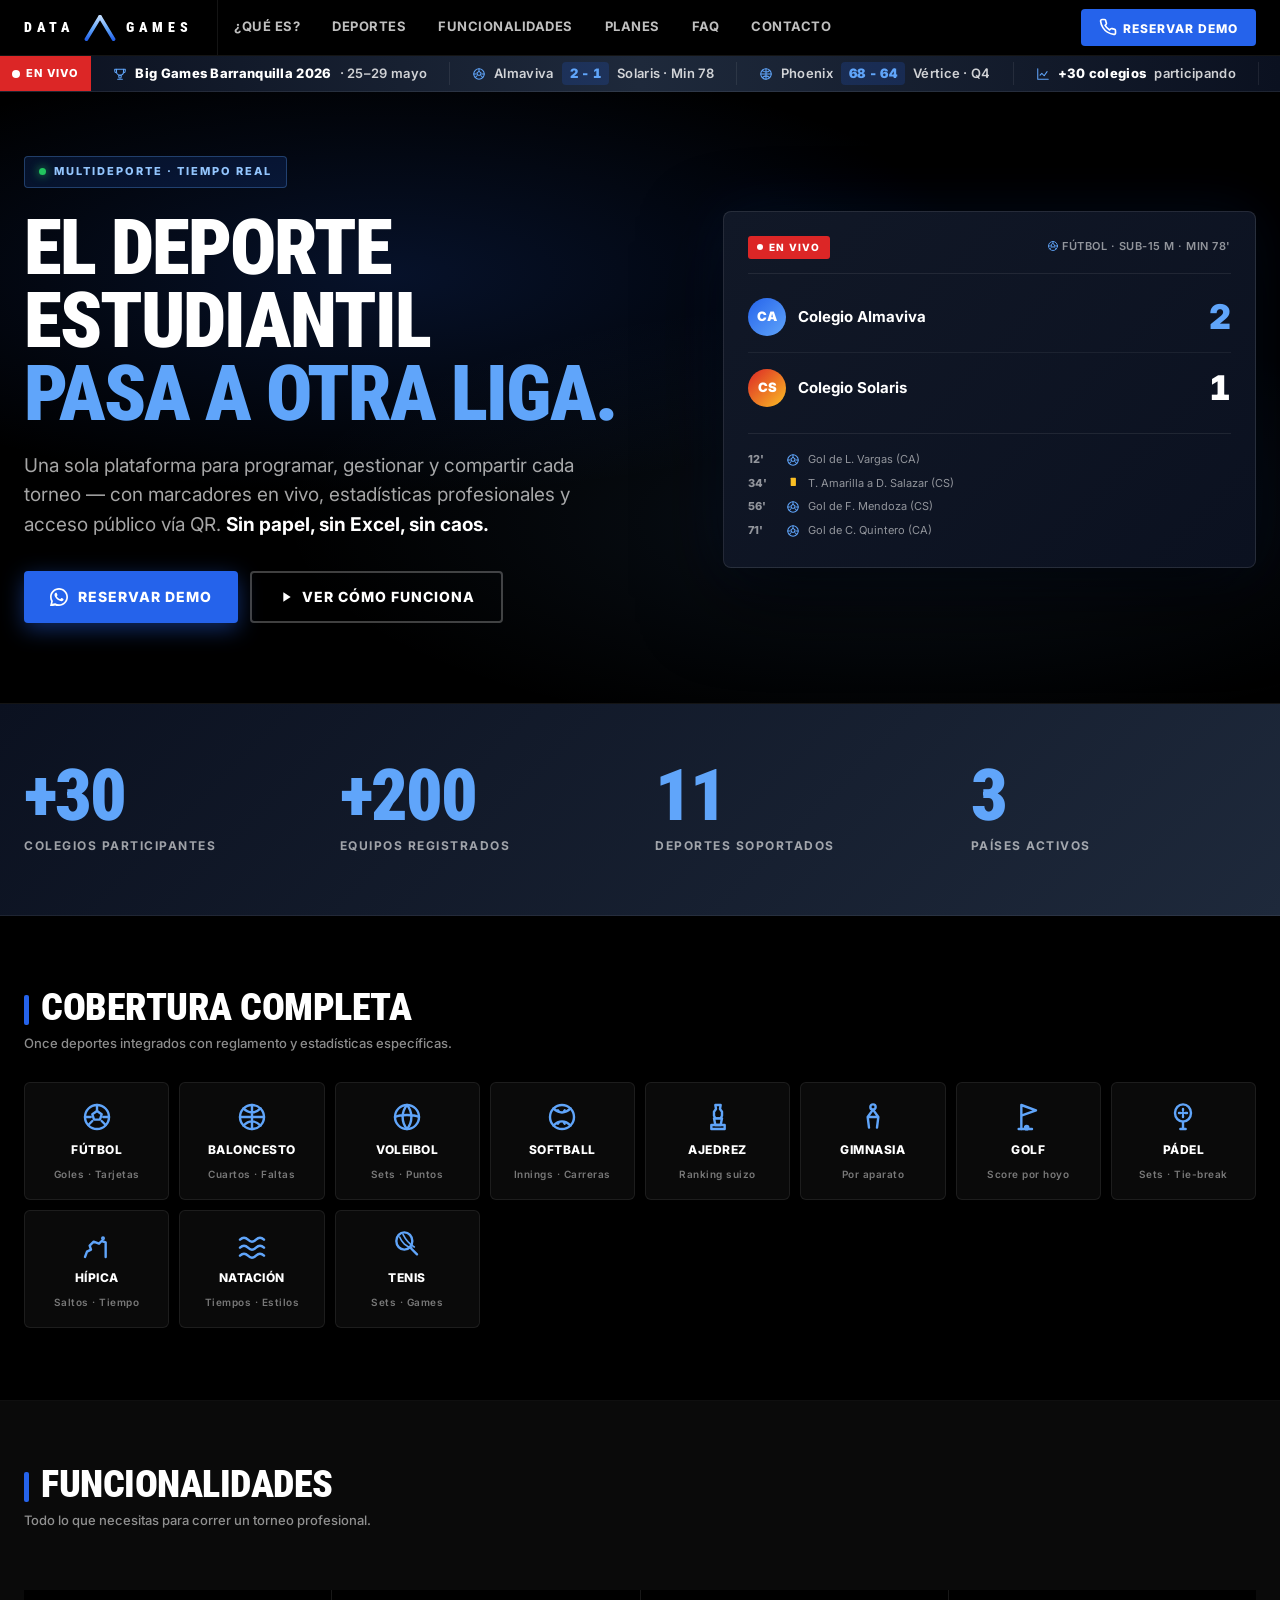
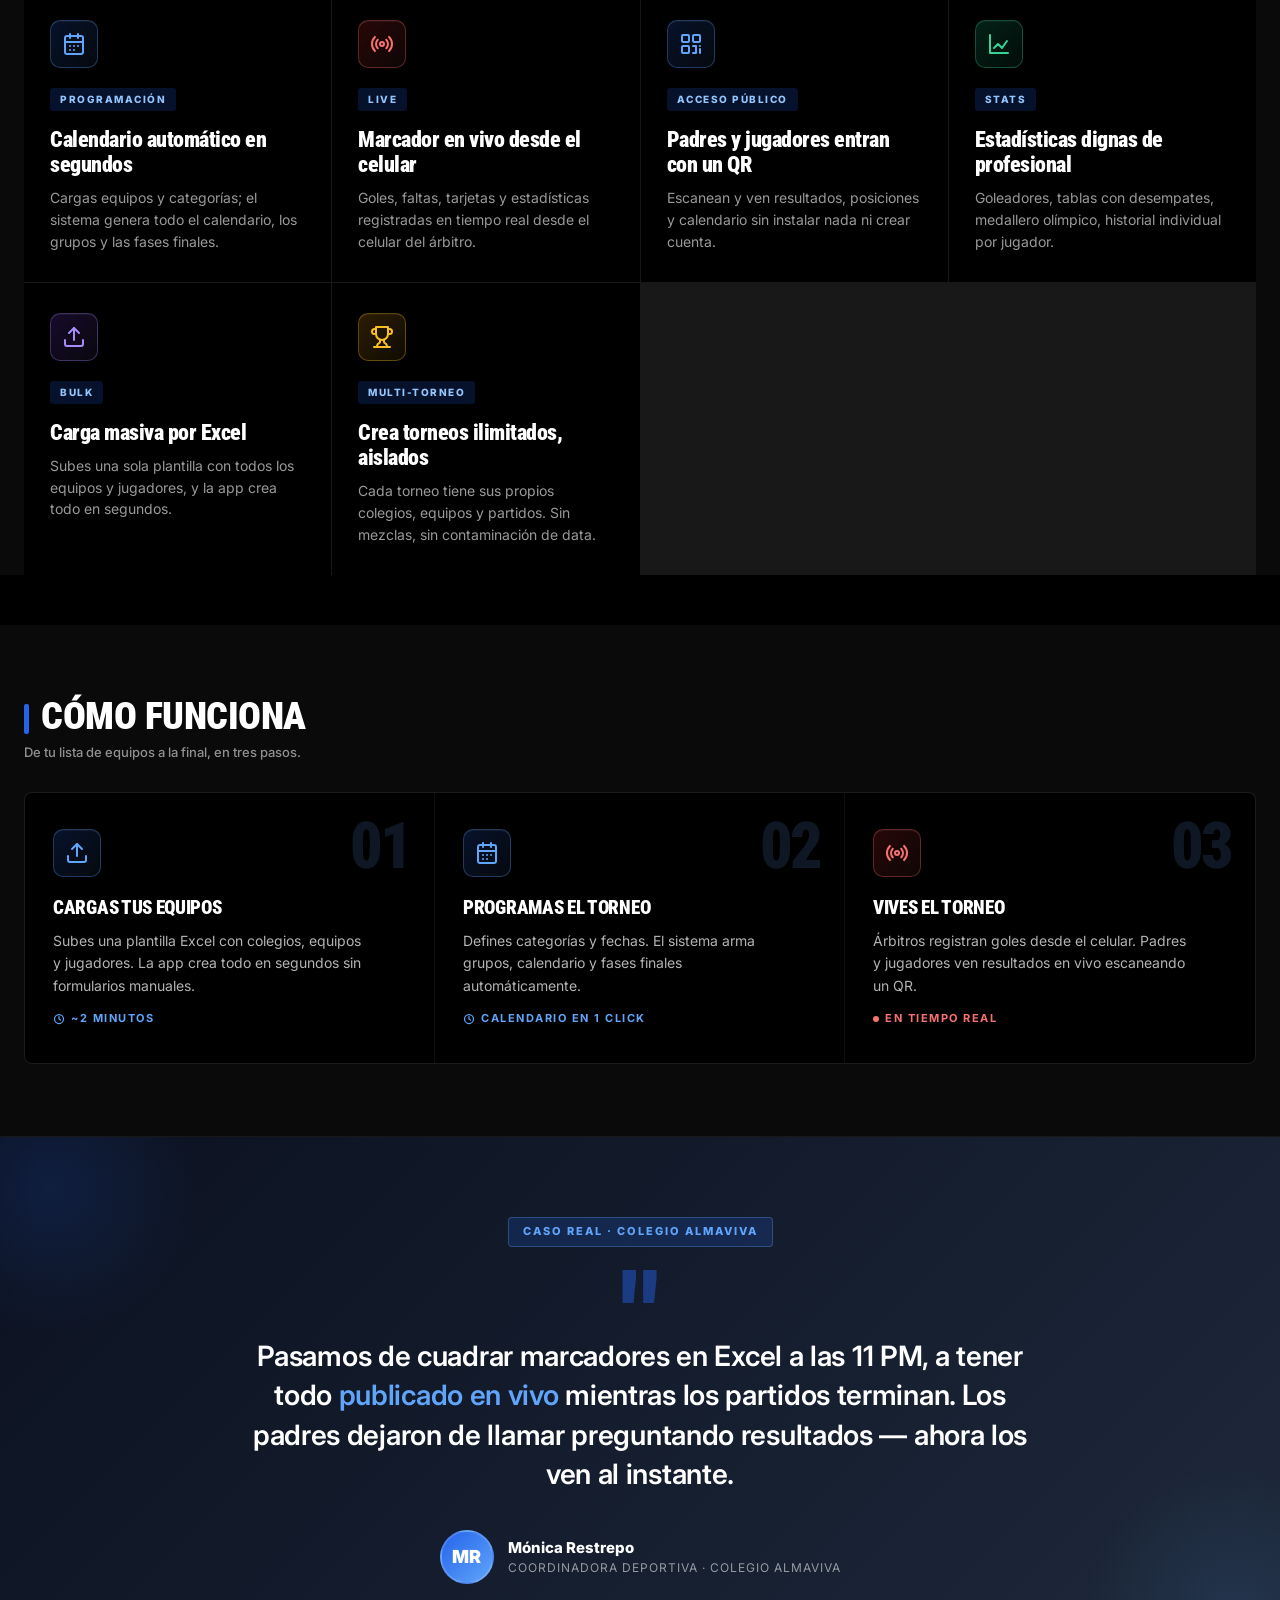
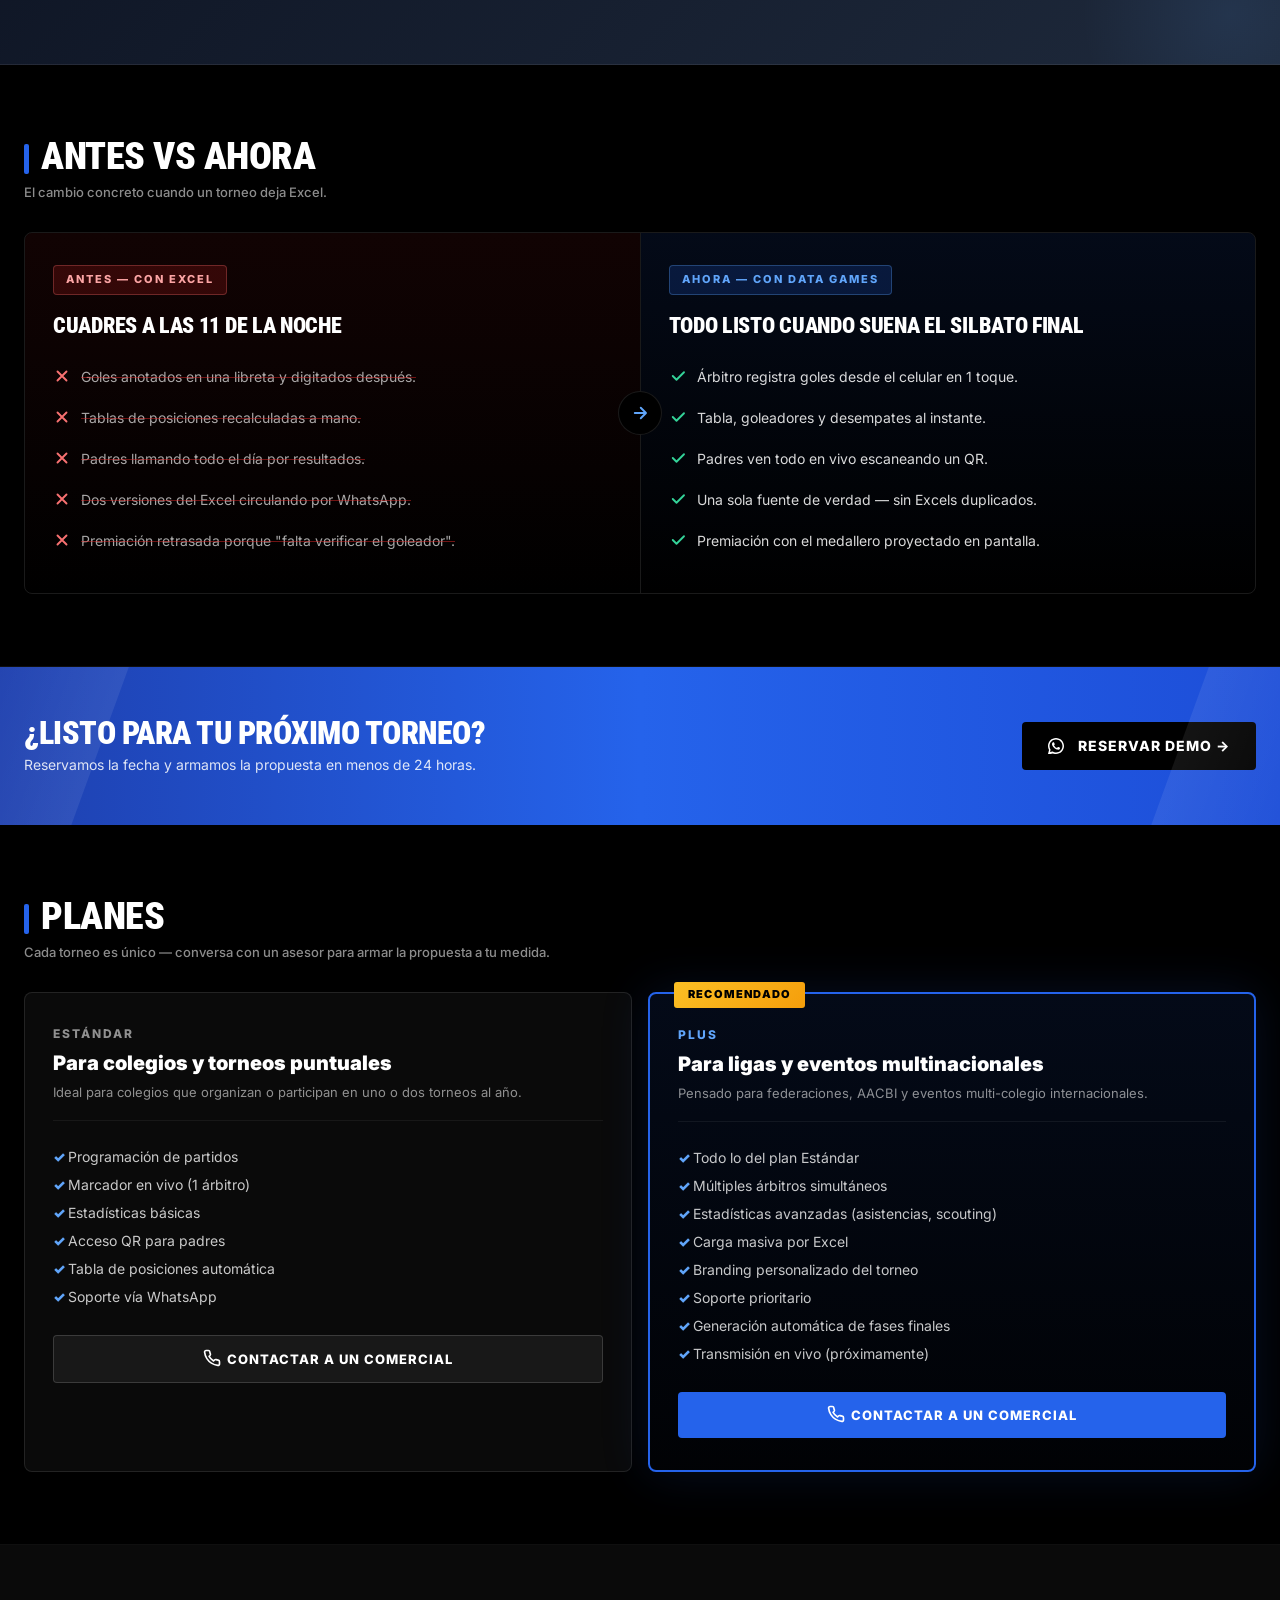
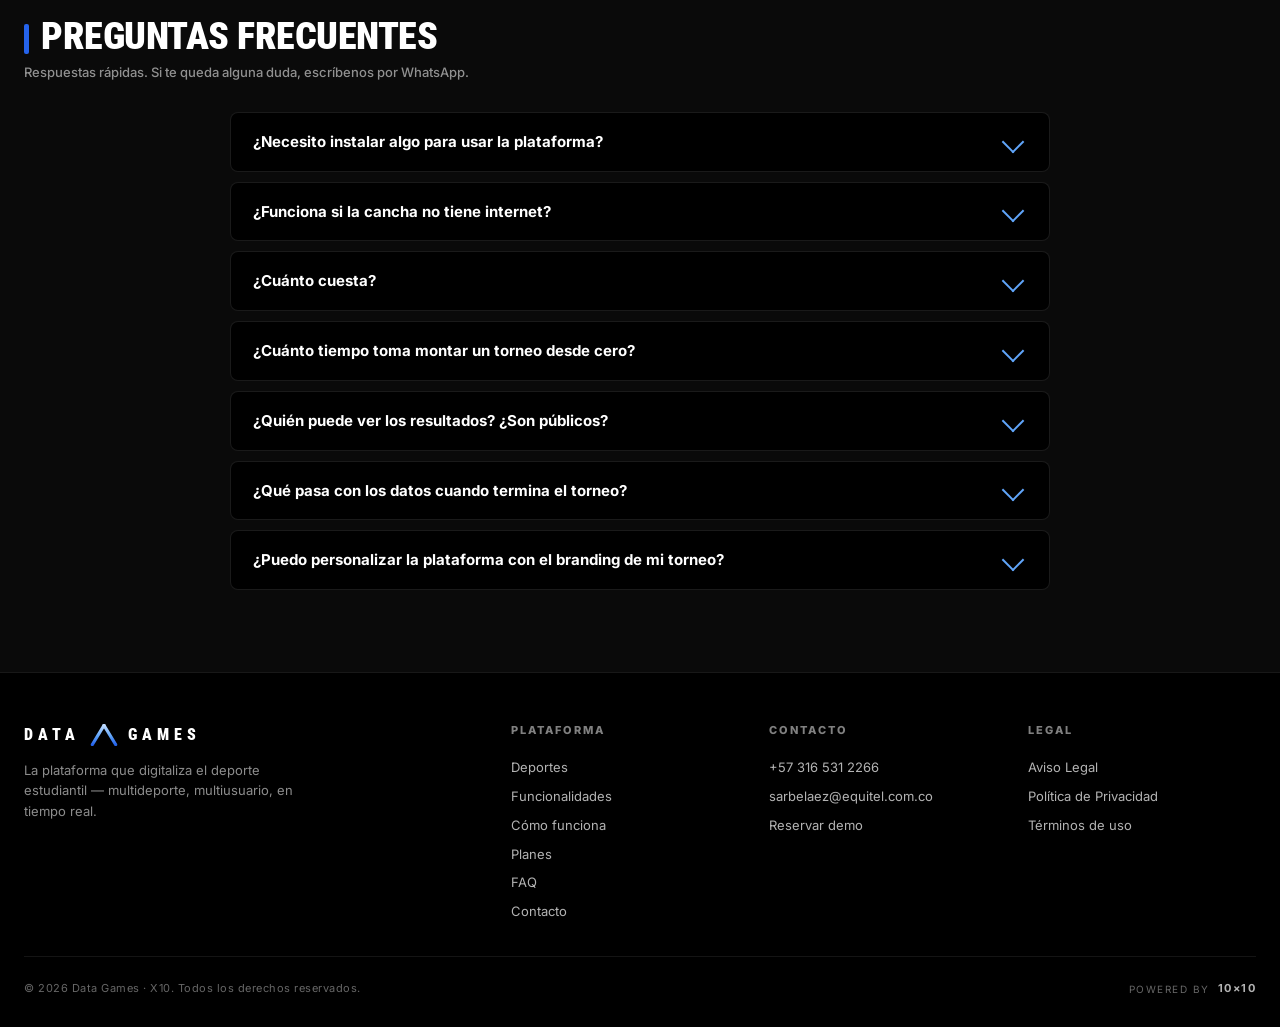
<file: python/static/landing.html>
<!DOCTYPE html>
<html lang="es">
<head>
  <meta charset="UTF-8">
  <meta name="viewport" content="width=device-width,initial-scale=1.0">
  <title>Data Games — La plataforma del deporte estudiantil</title>
  <meta name="description" content="Data Games · La plataforma que digitaliza el deporte estudiantil. Marcadores en vivo, estadísticas profesionales, acceso público.">
  <meta name="theme-color" content="#000000">
  <meta name="robots" content="index,follow">
  <link rel="canonical" href="https://datagames.co/landing">

  <!-- Open Graph (Facebook, WhatsApp, LinkedIn) -->
  <meta property="og:title" content="Data Games — La plataforma del deporte estudiantil">
  <meta property="og:description" content="Marcadores en vivo, estadísticas profesionales, acceso público. Sin papel, sin Excel, sin caos.">
  <meta property="og:type" content="website">
  <meta property="og:url" content="https://datagames.co/landing">
  <meta property="og:image" content="https://datagames.co/static/og-datagames.png">
  <meta property="og:image:width" content="1200">
  <meta property="og:image:height" content="630">
  <meta property="og:image:alt" content="Data Games — El deporte estudiantil pasa a otra liga.">
  <meta property="og:site_name" content="Data Games">
  <meta property="og:locale" content="es_CO">

  <!-- Twitter Card -->
  <meta name="twitter:card" content="summary_large_image">
  <meta name="twitter:title" content="Data Games — La plataforma del deporte estudiantil">
  <meta name="twitter:description" content="Marcadores en vivo, estadísticas profesionales, acceso público vía QR.">
  <meta name="twitter:image" content="https://datagames.co/static/og-datagames.png">
  <meta name="twitter:image:alt" content="Data Games — El deporte estudiantil pasa a otra liga.">

  <link rel="icon" href="/static/favicon.svg">
  <link rel="preconnect" href="https://fonts.googleapis.com">
  <link rel="preconnect" href="https://fonts.gstatic.com" crossorigin>
  <link href="https://fonts.googleapis.com/css2?family=Roboto+Condensed:wght@700;900&family=Inter:wght@400;500;600;700;800;900&display=swap" rel="stylesheet">

  <!-- Structured data: Organization + WebSite (helps Google understand brand) -->
  <script type="application/ld+json">
  {
    "@context": "https://schema.org",
    "@graph": [
      {
        "@type": "Organization",
        "@id": "https://datagames.co/#organization",
        "name": "Data Games",
        "alternateName": "Data Games · X10",
        "url": "https://datagames.co",
        "logo": "https://datagames.co/static/og-datagames.png",
        "description": "Plataforma SaaS para gestión de torneos deportivos estudiantiles multideporte: marcadores en vivo, estadísticas profesionales, acceso público vía QR.",
        "areaServed": {"@type": "Country", "name": "Colombia"},
        "contactPoint": {
          "@type": "ContactPoint",
          "telephone": "+57-316-531-2266",
          "contactType": "sales",
          "email": "sarbelaez@equitel.com.co",
          "availableLanguage": ["Spanish"]
        },
        "sameAs": ["https://wa.me/573165312266"]
      },
      {
        "@type": "WebSite",
        "@id": "https://datagames.co/#website",
        "url": "https://datagames.co",
        "name": "Data Games",
        "publisher": {"@id": "https://datagames.co/#organization"},
        "inLanguage": "es-CO"
      },
      {
        "@type": "SoftwareApplication",
        "name": "Data Games",
        "applicationCategory": "SportsApplication",
        "operatingSystem": "Web",
        "offers": {
          "@type": "Offer",
          "category": "SaaS",
          "priceCurrency": "COP",
          "availability": "https://schema.org/InStock"
        },
        "featureList": [
          "Calendario automático de torneos",
          "Marcador en vivo desde el celular",
          "Acceso público vía QR sin registro",
          "Estadísticas profesionales por jugador y equipo",
          "Carga masiva por Excel",
          "Soporte multi-torneo aislado"
        ]
      }
    ]
  }
  </script>
  <style>
    /* Design tokens — semantic, not raw hex in components (§6 color-semantic) */
    :root {
      --brand:#2563eb;
      --brand-strong:#1d4ed8;
      --brand-soft:#60a5fa;
      --brand-pale:#93c5fd;
      --bg:#000;
      --surface:#0a0a0a;
      --surface-2:#0b1120;
      --surface-3:#111827;
      --text:#fff;
      --text-1:rgba(255,255,255,.85);
      --text-2:rgba(255,255,255,.70);
      --text-3:rgba(255,255,255,.55);
      --border:rgba(255,255,255,.10);
      --border-soft:rgba(255,255,255,.06);
      --live:#dc2626;
      --good:#22c55e;
      --warn:#fbbf24;
      --radius:6px;
      --focus:0 0 0 3px rgba(96,165,250,.55);
    }

    * { box-sizing:border-box; margin:0; padding:0; }
    html, body {
      background:var(--bg); color:var(--text);
      font-family:'Inter',-apple-system,BlinkMacSystemFont,"Segoe UI",sans-serif;
      line-height:1.45; scroll-behavior:smooth; overflow-x:hidden;
      -webkit-font-smoothing:antialiased; -moz-osx-font-smoothing:grayscale;
    }
    a { color:inherit; text-decoration:none; }
    h1,h2,h3,.cond { font-family:'Roboto Condensed','Inter',sans-serif; }

    /* Keyboard a11y (§1 focus-states) */
    a:focus-visible, button:focus-visible {
      outline:none; box-shadow:var(--focus); border-radius:4px;
    }

    /* Tabular figures for stats/scores prevent layout shift (§6 number-tabular) */
    .stat-num, .hc-score, .ticker-item .score { font-variant-numeric: tabular-nums; }

    @keyframes ticker { from { transform:translateX(0); } to { transform:translateX(-50%); } }
    @keyframes pulse  { 0%,100%{opacity:1;} 50%{opacity:.4;} }
    @keyframes fadeUp { from{opacity:0;transform:translateY(14px);} to{opacity:1;transform:translateY(0);} }

    /* Respect user preference (§7 reduced-motion) — keep ticker as core content, just slower */
    @media (prefers-reduced-motion: reduce) {
      *, *::before, *::after {
        animation-duration:.001ms !important;
        animation-iteration-count:1 !important;
        transition-duration:.001ms !important;
        scroll-behavior:auto !important;
      }
      .ticker-track { animation: ticker 80s linear infinite !important; }
      .hero-card { transform:none !important; }
    }

    /* ── DG logo ── */
    .dg-logo { display:inline-flex; align-items:center; gap:10px; user-select:none; }
    .dg-logo .word {
      font-family:'Roboto Condensed',sans-serif; font-weight:900; letter-spacing:5px;
      text-transform:uppercase; color:#fff;
    }
    .dg-logo svg { display:block; }

    /* ── NAV ── */
    .nav {
      position:sticky; top:0; z-index:100; background:#000;
      border-bottom:1px solid rgba(255,255,255,.08);
      padding:0 24px; display:flex; align-items:stretch; height:56px;
    }
    .nav-brand { display:flex; align-items:center; padding-right:24px; border-right:1px solid rgba(255,255,255,.08); }
    .nav-brand .word { font-size:14px; }
    .nav-links {
      display:flex; align-items:center; gap:0; flex:1; overflow-x:auto;
      scrollbar-width:none; -ms-overflow-style:none;
    }
    .nav-links::-webkit-scrollbar { display:none; }
    .nav-link {
      padding:0 16px; height:100%; display:flex; align-items:center; gap:6px;
      font-size:13px; font-weight:700; color:rgba(255,255,255,.75);
      text-transform:uppercase; letter-spacing:.5px; white-space:nowrap;
      border-bottom:3px solid transparent; transition:all .15s;
    }
    .nav-link:hover { color:#fff; border-bottom-color:#2563eb; }
    .nav-cta {
      align-self:center; background:#2563eb; color:#fff; font-weight:800;
      font-size:12px; padding:9px 18px; border-radius:4px;
      text-transform:uppercase; letter-spacing:1px; white-space:nowrap;
    }
    .nav-cta:hover { background:#1d4ed8; }

    /* ── LIVE TICKER ── */
    .ticker-wrap {
      background:linear-gradient(90deg,#0b1120 0%,#1e293b 50%,#0b1120 100%);
      border-bottom:1px solid rgba(255,255,255,.08);
      overflow:hidden; height:36px; display:flex; align-items:center;
    }
    .ticker-label {
      flex-shrink:0; background:#dc2626; color:#fff; font-weight:800; font-size:11px;
      letter-spacing:1.2px; text-transform:uppercase; padding:6px 12px; height:36px;
      display:flex; align-items:center; gap:6px;
    }
    .ticker-label::before {
      content:''; width:8px; height:8px; border-radius:50%; background:#fff;
      animation:pulse 1.5s ease-in-out infinite;
    }
    .ticker {
      flex:1; overflow:hidden; white-space:nowrap; height:100%;
      display:flex; align-items:center;
    }
    .ticker-track {
      display:inline-flex; gap:0; animation:ticker 38s linear infinite;
    }
    .ticker-item {
      padding:0 22px; font-size:13px; font-weight:600; color:rgba(255,255,255,.8);
      letter-spacing:.3px; display:inline-flex; align-items:center; gap:8px;
      border-right:1px solid rgba(255,255,255,.08);
    }
    .ticker-item strong { color:#fff; font-weight:800; }
    .ticker-item .score { color:var(--brand-soft); font-weight:900; padding:2px 8px; background:rgba(37,99,235,.18); border-radius:4px; }
    .ticker-item .ti-ic { width:14px; height:14px; vertical-align:-2px; color:var(--brand-soft); }

    /* ── HERO ── */
    .hero {
      padding:64px 24px 80px; background:#000; position:relative; overflow:hidden;
      border-bottom:1px solid rgba(255,255,255,.08);
    }
    .hero-bg {
      position:absolute; inset:0; pointer-events:none;
      background:
        radial-gradient(ellipse 80% 60% at 30% 30%,rgba(37,99,235,.18) 0%,transparent 60%),
        radial-gradient(ellipse 80% 60% at 70% 70%,rgba(96,165,250,.10) 0%,transparent 60%);
    }
    .hero-grid {
      position:relative; max-width:1280px; margin:0 auto;
      display:grid; grid-template-columns:1.2fr 1fr; gap:60px; align-items:center;
    }
    .hero-text { animation:fadeUp .8s ease forwards; }
    .hero-eyebrow {
      display:inline-flex; align-items:center; gap:8px;
      background:rgba(37,99,235,.15); border:1px solid rgba(96,165,250,.30);
      color:#93c5fd; font-size:11px; font-weight:800; letter-spacing:2px;
      text-transform:uppercase; padding:7px 14px; border-radius:4px; margin-bottom:24px;
    }
    .hero-eyebrow::before {
      content:''; width:7px; height:7px; border-radius:50%; background:#22c55e;
      box-shadow:0 0 10px #22c55e; animation:pulse 1.6s ease-in-out infinite;
    }
    .hero h1 {
      font-size:clamp(42px,6vw,84px); font-weight:900; line-height:.95;
      letter-spacing:-2px; text-transform:uppercase; margin-bottom:20px;
    }
    .hero h1 .accent { color:#60a5fa; }
    .hero-sub {
      font-size:clamp(15px,1.6vw,19px); color:rgba(255,255,255,.65);
      max-width:560px; margin-bottom:32px; line-height:1.55;
    }
    .hero-sub strong { color:#fff; font-weight:700; }
    .hero-ctas { display:flex; gap:12px; flex-wrap:wrap; }
    .hero-cta {
      font-weight:800; font-size:14px; padding:14px 26px; border-radius:4px;
      display:inline-flex; align-items:center; gap:8px; text-transform:uppercase;
      letter-spacing:1px; transition:transform .15s, box-shadow .15s;
    }
    .hero-cta:hover { transform:translateY(-2px); }
    .cta-blue  { background:#2563eb; color:#fff; box-shadow:0 6px 22px rgba(37,99,235,.45); }
    .cta-blue:hover { background:#1d4ed8; }
    .cta-ghost { background:transparent; color:#fff; border:2px solid rgba(255,255,255,.25); }
    .cta-ghost:hover { border-color:#fff; }

    /* Hero card mock — partido en vivo */
    .hero-card {
      background:linear-gradient(135deg,#111827 0%,#0b1120 100%);
      border:1px solid rgba(255,255,255,.10); border-radius:8px; padding:24px;
      box-shadow:0 30px 80px rgba(0,0,0,.7), 0 0 60px rgba(37,99,235,.12);
      transform:perspective(1000px) rotateY(-4deg) rotateX(2deg);
      animation:fadeUp 1s ease forwards;
    }
    .hc-header {
      display:flex; align-items:center; justify-content:space-between;
      padding-bottom:14px; border-bottom:1px solid rgba(255,255,255,.08); margin-bottom:14px;
    }
    .hc-live {
      display:inline-flex; align-items:center; gap:6px;
      background:#dc2626; color:#fff; font-weight:800; font-size:10px;
      letter-spacing:1.2px; text-transform:uppercase; padding:4px 9px; border-radius:3px;
    }
    .hc-live::before { content:''; width:6px; height:6px; border-radius:50%; background:#fff; animation:pulse 1.5s ease-in-out infinite; }
    .hc-meta { font-size:11px; color:rgba(255,255,255,.55); font-weight:600; letter-spacing:.5px; text-transform:uppercase; }
    .hc-team {
      display:flex; align-items:center; justify-content:space-between;
      padding:10px 0;
    }
    .hc-team-name { display:flex; align-items:center; gap:12px; font-size:15px; font-weight:700; }
    .hc-team-logo {
      width:38px; height:38px; border-radius:50%;
      background:linear-gradient(135deg,#2563eb,#60a5fa);
      display:flex; align-items:center; justify-content:center;
      font-size:13px; font-weight:900; color:#fff;
    }
    .hc-team.alt .hc-team-logo { background:linear-gradient(135deg,#dc2626,#fbbf24); }
    .hc-score { font-size:34px; font-weight:900; color:#fff; line-height:1; min-width:50px; text-align:right; }
    .hc-score.win { color:#60a5fa; }
    .hc-divider { height:1px; background:rgba(255,255,255,.06); margin:6px 0; }
    .hc-events {
      margin-top:16px; padding-top:14px; border-top:1px solid rgba(255,255,255,.08);
      font-size:11px; color:rgba(255,255,255,.55);
    }
    .hc-event { display:flex; align-items:center; gap:8px; padding:4px 0; }
    .hc-event .min { font-weight:800; color:rgba(255,255,255,.55); min-width:30px; }
    .hc-event .ev-ic { width:14px; height:14px; flex-shrink:0; }
    .hc-event .ev-ic.goal { color:var(--brand-soft); }
    .hc-event .ev-ic.card { color:var(--warn); }

    /* ── COVERAGE ── */
    .section { padding:72px 24px; border-bottom:1px solid rgba(255,255,255,.06); }
    .section-inner { max-width:1280px; margin:0 auto; }
    .section-head {
      display:flex; align-items:flex-end; justify-content:space-between;
      margin-bottom:30px; flex-wrap:wrap; gap:16px;
    }
    .section-title {
      font-size:clamp(26px,3.2vw,38px); font-weight:900; text-transform:uppercase;
      letter-spacing:-.5px; line-height:1;
    }
    .section-title::before {
      content:''; display:inline-block; width:5px; height:30px; background:#2563eb;
      margin-right:12px; vertical-align:middle; border-radius:2px;
    }
    .section-sub { font-size:13px; color:rgba(255,255,255,.55); font-weight:500; }

    .sports-grid {
      display:grid; grid-template-columns:repeat(auto-fit,minmax(140px,1fr)); gap:10px;
    }
    .sport-pill {
      background:#0a0a0a; border:1px solid rgba(255,255,255,.08); border-radius:6px;
      padding:18px 14px; display:flex; flex-direction:column; align-items:center;
      gap:8px; text-align:center; transition:all .15s; cursor:default;
    }
    .sport-pill:hover { border-color:#2563eb; background:rgba(37,99,235,.06); transform:translateY(-2px); }
    .sport-pill .ic { width:32px; height:32px; color:var(--brand-soft); }
    .sport-pill .ic svg { width:100%; height:100%; }
    .sport-pill .nm { font-size:12px; font-weight:800; letter-spacing:.5px; text-transform:uppercase; }
    .sport-pill .ct { font-size:10px; color:rgba(255,255,255,.45); font-weight:600; letter-spacing:.5px; }

    /* ── STORIES (features as news cards) ── */
    .stories-bg { background:#0a0a0a; }
    .stories-grid {
      display:grid; grid-template-columns:repeat(auto-fit,minmax(280px,1fr)); gap:1px;
      background:rgba(255,255,255,.06);
    }
    .story {
      background:#000; padding:30px 26px; transition:background .15s;
      cursor:default; position:relative;
    }
    .story:hover { background:#0b1120; }
    .story::before {
      content:''; position:absolute; top:0; left:0; width:100%; height:3px;
      background:#2563eb; transform:scaleX(0); transform-origin:left;
      transition:transform .25s ease;
    }
    .story:hover::before { transform:scaleX(1); }
    .story .label {
      display:inline-block; background:rgba(37,99,235,.18); color:#93c5fd;
      font-size:10px; font-weight:800; letter-spacing:1.5px; text-transform:uppercase;
      padding:4px 10px; border-radius:3px; margin-bottom:16px;
    }
    .story h3 {
      font-size:22px; font-weight:900; line-height:1.15; margin-bottom:10px;
      letter-spacing:-.5px;
    }
    .story p { font-size:14px; color:rgba(255,255,255,.6); line-height:1.55; }
    .story .icon-box {
      width:48px; height:48px; border-radius:10px;
      background:linear-gradient(135deg,rgba(37,99,235,.18),rgba(96,165,250,.06));
      border:1px solid rgba(96,165,250,.30);
      display:flex; align-items:center; justify-content:center;
      margin-bottom:18px; color:#60a5fa;
      box-shadow:inset 0 1px 0 rgba(255,255,255,.05);
    }
    .story .icon-box svg { width:24px; height:24px; stroke-width:2; }
    .story .icon { font-size:32px; margin-bottom:18px; display:block; }
    /* Inline icon helpers */
    .ic-inline { width:18px; height:18px; vertical-align:-3px; stroke-width:2.2; }

    /* ── STATS BANNER ── */
    .stats-banner {
      background:linear-gradient(135deg,#0b1120 0%,#1e293b 100%);
      padding:60px 24px; border-bottom:1px solid rgba(255,255,255,.08);
    }
    .stats-grid {
      max-width:1280px; margin:0 auto;
      display:grid; grid-template-columns:repeat(auto-fit,minmax(180px,1fr)); gap:30px;
    }
    .stat-item { text-align:left; }
    .stat-num {
      font-family:'Roboto Condensed',sans-serif;
      font-size:clamp(48px,6vw,72px); font-weight:900; color:#60a5fa;
      line-height:.9; letter-spacing:-2px;
    }
    .stat-lbl {
      font-size:12px; color:rgba(255,255,255,.6); text-transform:uppercase;
      letter-spacing:1.5px; font-weight:700; margin-top:8px;
    }

    /* ── HOW IT WORKS (3 steps) ── */
    .how-bg { background:#0a0a0a; }
    .how-grid {
      margin-top:30px;
      display:grid; grid-template-columns:repeat(3,1fr); gap:0;
      border:1px solid var(--border); border-radius:8px;
      background:#000; overflow:hidden;
    }
    .how-step {
      padding:36px 28px 32px; position:relative;
      border-right:1px solid var(--border-soft);
      transition:background .2s;
    }
    .how-step:last-child { border-right:none; }
    .how-step:hover { background:rgba(37,99,235,.05); }
    .how-step .num {
      position:absolute; top:22px; right:24px;
      font-family:'Roboto Condensed',sans-serif;
      font-size:64px; font-weight:900; line-height:1;
      color:rgba(96,165,250,.14); letter-spacing:-3px;
      pointer-events:none; user-select:none;
    }
    .how-step .icon-box {
      width:48px; height:48px; border-radius:10px;
      background:linear-gradient(135deg,rgba(37,99,235,.18),rgba(96,165,250,.06));
      border:1px solid rgba(96,165,250,.30);
      display:flex; align-items:center; justify-content:center;
      margin-bottom:20px; color:var(--brand-soft);
      box-shadow:inset 0 1px 0 rgba(255,255,255,.05);
    }
    .how-step .icon-box svg { width:24px; height:24px; stroke-width:2; }
    .how-step h3 {
      font-size:19px; font-weight:900; margin-bottom:10px;
      text-transform:uppercase; letter-spacing:-.3px; line-height:1.2;
    }
    .how-step p { font-size:14px; color:var(--text-2); line-height:1.6; max-width:90%; }
    .how-step .meta {
      margin-top:14px; font-size:11px; font-weight:700; letter-spacing:1.5px;
      text-transform:uppercase; color:var(--brand-soft);
      display:inline-flex; align-items:center; gap:6px;
    }
    .how-step .meta svg { width:12px; height:12px; }

    /* ── TESTIMONIAL ── */
    .quote-bg {
      background:linear-gradient(135deg,#0b1120 0%,#1e293b 100%);
      padding:80px 24px; border-bottom:1px solid var(--border);
      position:relative; overflow:hidden;
    }
    .quote-bg::before {
      content:''; position:absolute; top:-100px; left:-100px;
      width:300px; height:300px; border-radius:50%;
      background:radial-gradient(circle,rgba(37,99,235,.15) 0%,transparent 70%);
      pointer-events:none;
    }
    .quote-bg::after {
      content:''; position:absolute; bottom:-100px; right:-100px;
      width:300px; height:300px; border-radius:50%;
      background:radial-gradient(circle,rgba(96,165,250,.10) 0%,transparent 70%);
      pointer-events:none;
    }
    .quote-card {
      max-width:780px; margin:0 auto; position:relative; z-index:1;
      text-align:center;
    }
    .quote-tag {
      display:inline-block; font-size:11px; font-weight:800; letter-spacing:2px;
      text-transform:uppercase; color:var(--brand-soft);
      background:rgba(37,99,235,.18); border:1px solid rgba(96,165,250,.30);
      padding:6px 14px; border-radius:4px; margin-bottom:24px;
    }
    .quote-mark {
      font-family:'Roboto Condensed',serif;
      font-size:120px; line-height:.8; color:var(--brand);
      opacity:.45; margin-bottom:-30px; font-weight:900; user-select:none;
    }
    .quote-text {
      font-size:clamp(20px,2.4vw,28px); font-weight:600; line-height:1.4;
      color:#fff; margin-bottom:28px; letter-spacing:-.3px;
    }
    .quote-text em { color:var(--brand-soft); font-style:normal; }
    .quote-author {
      display:inline-flex; align-items:center; gap:14px; margin-top:8px;
    }
    .quote-avatar {
      width:54px; height:54px; border-radius:50%;
      background:linear-gradient(135deg,var(--brand),var(--brand-soft));
      display:flex; align-items:center; justify-content:center;
      font-size:18px; font-weight:900; color:#fff;
      border:2px solid rgba(255,255,255,.15);
    }
    .quote-meta { text-align:left; line-height:1.4; }
    .quote-meta .name {
      font-size:15px; font-weight:800; color:#fff;
    }
    .quote-meta .role {
      font-size:12px; color:var(--text-3); text-transform:uppercase; letter-spacing:1px;
      margin-top:2px;
    }

    /* ── ANTES vs AHORA ── */
    .vs-bg { background:var(--bg); }
    .vs-grid {
      display:grid; grid-template-columns:1fr auto 1fr; gap:0; align-items:stretch;
      margin-top:30px; border:1px solid var(--border); border-radius:8px; overflow:hidden;
    }
    .vs-side { padding:32px 28px; position:relative; }
    .vs-side.before {
      background:linear-gradient(180deg,rgba(220,38,38,.08),rgba(0,0,0,.02));
    }
    .vs-side.after {
      background:linear-gradient(180deg,rgba(37,99,235,.10),rgba(0,0,0,.02));
    }
    .vs-side .vs-eyebrow {
      display:inline-block; font-size:11px; font-weight:800; letter-spacing:2px;
      text-transform:uppercase; padding:6px 12px; border-radius:4px; margin-bottom:18px;
    }
    .vs-side.before .vs-eyebrow {
      color:#fca5a5; background:rgba(220,38,38,.18); border:1px solid rgba(248,113,113,.30);
    }
    .vs-side.after .vs-eyebrow {
      color:var(--brand-soft); background:rgba(37,99,235,.18); border:1px solid rgba(96,165,250,.30);
    }
    .vs-side h3 {
      font-size:22px; font-weight:900; text-transform:uppercase;
      letter-spacing:-.3px; margin-bottom:18px; line-height:1.15;
    }
    .vs-list { list-style:none; padding:0; margin:0; }
    .vs-list li {
      display:flex; align-items:flex-start; gap:10px;
      padding:10px 0; font-size:14px; color:var(--text-1); line-height:1.5;
    }
    .vs-list li svg { flex-shrink:0; width:18px; height:18px; margin-top:1px; }
    .vs-side.before .vs-list li { color:rgba(255,255,255,.65); text-decoration:line-through; text-decoration-color:rgba(220,38,38,.5); }
    .vs-side.before .vs-list li svg { color:#f87171; }
    .vs-side.after .vs-list li svg { color:#34d399; }
    .vs-divider {
      width:1px; background:var(--border); position:relative;
    }
    .vs-arrow {
      position:absolute; top:50%; left:50%; transform:translate(-50%,-50%);
      background:var(--bg); border:1px solid var(--border); border-radius:50%;
      width:44px; height:44px; display:flex; align-items:center; justify-content:center;
      color:var(--brand-soft); z-index:2;
    }
    .vs-arrow svg { width:18px; height:18px; }

    /* ── FAQ ── */
    .faq-bg { background:#0a0a0a; }
    .faq-list { margin-top:30px; max-width:820px; margin-left:auto; margin-right:auto; }
    .faq-item {
      background:#000; border:1px solid var(--border); border-radius:8px;
      margin-bottom:10px; overflow:hidden; transition:border-color .15s;
    }
    .faq-item[open] { border-color:rgba(96,165,250,.30); }
    .faq-item summary {
      padding:18px 22px; cursor:pointer; font-size:15px; font-weight:700;
      list-style:none; display:flex; align-items:center; justify-content:space-between;
      gap:12px; color:#fff;
    }
    .faq-item summary::-webkit-details-marker { display:none; }
    .faq-item summary::after {
      content:''; flex-shrink:0; width:14px; height:14px;
      border-right:2px solid var(--brand-soft); border-bottom:2px solid var(--brand-soft);
      transform:rotate(45deg); transition:transform .2s; margin-right:6px;
    }
    .faq-item[open] summary::after { transform:rotate(-135deg); margin-right:0; margin-top:6px; }
    .faq-item summary:hover { color:var(--brand-soft); }
    .faq-body {
      padding:0 22px 20px; font-size:14px; color:var(--text-2); line-height:1.6;
    }
    .faq-body strong { color:#fff; }

    /* ── CTA STRIPE ── */
    .cta-stripe {
      background:linear-gradient(90deg,#1e40af 0%,#2563eb 50%,#1d4ed8 100%);
      padding:50px 24px; position:relative; overflow:hidden;
    }
    .cta-stripe::before, .cta-stripe::after {
      content:''; position:absolute; top:0; bottom:0; width:200px;
      background:linear-gradient(90deg,transparent,rgba(255,255,255,.08));
      transform:skewX(-20deg);
    }
    .cta-stripe::before { left:-100px; }
    .cta-stripe::after { right:-100px; transform:skewX(-20deg) scaleX(-1); }
    .cta-stripe-inner {
      max-width:1280px; margin:0 auto; display:flex; align-items:center;
      justify-content:space-between; gap:24px; flex-wrap:wrap; position:relative;
    }
    .cta-stripe h3 {
      font-size:clamp(22px,2.5vw,32px); font-weight:900; text-transform:uppercase;
      line-height:1; letter-spacing:-.5px;
    }
    .cta-stripe p { font-size:14px; color:rgba(255,255,255,.85); margin-top:6px; }
    .cta-stripe-btn {
      background:#000; color:#fff; font-weight:800; font-size:14px;
      padding:14px 26px; border-radius:4px; text-transform:uppercase; letter-spacing:1px;
      display:inline-flex; align-items:center; gap:8px; white-space:nowrap;
    }
    .cta-stripe-btn:hover { background:#fbbf24; color:#000; }

    /* ── PLANS ── */
    .plans-grid {
      display:grid; grid-template-columns:repeat(auto-fit,minmax(290px,1fr)); gap:16px;
    }
    .plan {
      background:#0a0a0a; border:1px solid rgba(255,255,255,.10); border-radius:8px;
      padding:32px 28px; position:relative;
    }
    .plan.recommended {
      border:2px solid #2563eb;
      background:linear-gradient(180deg,rgba(37,99,235,.10),rgba(37,99,235,.02));
      box-shadow:0 0 50px rgba(37,99,235,.15);
    }
    .plan .ribbon {
      position:absolute; top:-12px; left:24px;
      background:linear-gradient(135deg,#fbbf24,#f59e0b); color:#000;
      font-size:11px; font-weight:900; padding:5px 14px; border-radius:3px;
      letter-spacing:1.2px; text-transform:uppercase;
    }
    .plan-tag {
      font-size:12px; font-weight:800; letter-spacing:2px; text-transform:uppercase;
      margin-bottom:8px; color:rgba(255,255,255,.55);
    }
    .plan.recommended .plan-tag { color:#60a5fa; }
    .plan-head { font-size:20px; font-weight:900; margin-bottom:8px; line-height:1.2; }
    .plan-desc {
      font-size:13px; color:rgba(255,255,255,.55); margin-bottom:22px;
      border-bottom:1px solid rgba(255,255,255,.06); padding-bottom:18px; line-height:1.5;
    }
    .plan ul { list-style:none; margin-bottom:24px; color:rgba(255,255,255,.78);
               font-size:14px; line-height:2; }
    .plan ul li::before { content:'✓ '; color:#60a5fa; font-weight:900; }
    .plan-btn {
      display:block; width:100%; text-align:center; padding:13px;
      font-weight:800; font-size:13px; border-radius:4px; text-transform:uppercase;
      letter-spacing:1px;
    }
    .plan-btn.ghost { background:rgba(255,255,255,.06); color:#fff; border:1px solid rgba(255,255,255,.15); }
    .plan-btn.solid { background:#2563eb; color:#fff; }
    .plan-btn.solid:hover { background:#1d4ed8; }

    /* ── FOOTER ── */
    footer { background:#000; padding:50px 24px 30px; }
    .foot-top {
      max-width:1280px; margin:0 auto; display:grid;
      grid-template-columns:2fr 1fr 1fr 1fr; gap:30px;
      padding-bottom:30px; border-bottom:1px solid rgba(255,255,255,.08);
    }
    .foot-col h4 {
      font-size:11px; font-weight:800; letter-spacing:2px;
      text-transform:uppercase; color:rgba(255,255,255,.5); margin-bottom:14px;
    }
    .foot-col a, .foot-col li {
      display:block; font-size:13px; color:rgba(255,255,255,.7);
      padding:5px 0; cursor:pointer;
    }
    .foot-col a:hover { color:#60a5fa; }
    .foot-bot {
      max-width:1280px; margin:24px auto 0; display:flex; align-items:center;
      justify-content:space-between; gap:14px; flex-wrap:wrap;
      font-size:11px; color:rgba(255,255,255,.4); letter-spacing:.5px;
    }
    .foot-powered {
      display:inline-flex; align-items:center; gap:8px;
      font-size:10px; color:rgba(255,255,255,.4); letter-spacing:1.5px; text-transform:uppercase;
    }

    @media (max-width: 900px) {
      .hero-grid { grid-template-columns:1fr; gap:36px; }
      .hero-card { transform:none; max-width:460px; margin:0 auto; }
      .foot-top { grid-template-columns:1fr 1fr; gap:24px; }
      .stats-grid { grid-template-columns:repeat(2,1fr); gap:18px; }
    }
    @media (max-width: 700px) {
      /* NAV: ocultar tabs en mobile, mostrar solo logo + CTA */
      .nav { padding:0 14px; height:54px; }
      .nav-brand { padding-right:0; border-right:none; }
      .nav-brand .word { font-size:13px; letter-spacing:4px; }
      .nav-brand svg { width:28px; height:22px; }
      .nav-links { display:none; }
      .nav-cta {
        padding:8px 14px; font-size:11px; letter-spacing:.5px;
      }

      /* TICKER: más compacto */
      .ticker-wrap { height:32px; }
      .ticker-label { padding:0 10px; font-size:10px; height:32px; letter-spacing:1px; }
      .ticker-item { padding:0 14px; font-size:11.5px; }
      .ticker-track { animation-duration:32s; }

      /* HERO: tipografía más compacta, padding menor */
      .hero { padding:40px 16px 50px; min-height:auto; }
      .hero-eyebrow { font-size:10px; padding:6px 12px; letter-spacing:1.5px; }
      .hero h1 { font-size:42px; letter-spacing:-1.5px; line-height:1; }
      .hero h1 br { display:none; }
      .hero-sub { font-size:14px; margin-bottom:24px; }
      .hero-cta { font-size:13px; padding:12px 22px; width:100%; justify-content:center; }
      .hero-ctas { width:100%; gap:10px; }

      /* Hero card mock más chica */
      .hero-card { padding:18px; max-width:100%; }
      .hc-team-name { font-size:13px; gap:10px; }
      .hc-team-logo { width:32px; height:32px; font-size:11px; }
      .hc-score { font-size:28px !important; min-width:38px; }
      .hc-events { font-size:10.5px; padding-top:10px; margin-top:12px; }
      .hc-event { padding:3px 0; }

      /* SECTIONS */
      .section { padding:48px 16px; }
      .section-title { font-size:24px; }
      .section-title::before { width:4px; height:22px; margin-right:10px; }
      .section-sub { font-size:12px; }

      /* STATS banner */
      .stats-banner { padding:36px 16px; }
      .stats-grid { grid-template-columns:repeat(2,1fr); gap:18px; }
      .stat-num { font-size:42px; }
      .stat-lbl { font-size:11px; }

      /* SPORTS pills */
      .sports-grid { grid-template-columns:repeat(3,1fr); gap:8px; }
      .sport-pill { padding:14px 10px; gap:6px; }
      .sport-pill .ic { font-size:24px; }
      .sport-pill .nm { font-size:10.5px; letter-spacing:.3px; }
      .sport-pill .ct { font-size:9px; }

      /* STORIES (features) */
      .stories-grid { grid-template-columns:1fr; }
      .story { padding:24px 20px; }
      .story h3 { font-size:19px; }
      .story p { font-size:13px; }

      /* HOW IT WORKS */
      .how-grid { grid-template-columns:1fr; }
      .how-step {
        border-right:none; border-bottom:1px solid var(--border-soft);
        padding:26px 22px 24px;
      }
      .how-step:last-child { border-bottom:none; }
      .how-step .num { font-size:48px; top:18px; right:18px; letter-spacing:-2px; }
      .how-step h3 { font-size:17px; }
      .how-step p { font-size:13px; max-width:100%; }

      /* TESTIMONIAL */
      .quote-bg { padding:54px 16px; }
      .quote-mark { font-size:88px; margin-bottom:-22px; }
      .quote-text { font-size:18px; }
      .quote-author { flex-direction:column; gap:10px; }
      .quote-meta { text-align:center; }
      .quote-avatar { width:48px; height:48px; font-size:16px; }

      /* ANTES vs AHORA */
      .vs-grid { grid-template-columns:1fr; }
      .vs-divider { width:100%; height:1px; }
      .vs-arrow { width:40px; height:40px; transform:translate(-50%,-50%) rotate(90deg); }
      .vs-side { padding:24px 20px; }
      .vs-side h3 { font-size:18px; }
      .vs-list li { font-size:13px; padding:8px 0; }

      /* FAQ */
      .faq-item summary { font-size:14px; padding:16px 18px; }
      .faq-body { font-size:13px; padding:0 18px 18px; }

      /* CTA stripe */
      .cta-stripe { padding:28px 16px; }
      .cta-stripe-inner { gap:18px; }
      .cta-stripe h3 { font-size:20px; }
      .cta-stripe p { font-size:13px; }
      .cta-stripe-btn { padding:12px 22px; font-size:12px; width:100%; justify-content:center; text-align:center; }

      /* PLANS */
      .plans-grid { grid-template-columns:1fr; }
      .plan { padding:26px 22px; }
      .plan-head { font-size:17px; }
      .plan ul { font-size:13px; line-height:1.85; }

      /* FOOTER */
      footer { padding:38px 16px 24px; }
      .foot-top { grid-template-columns:1fr; gap:22px; }
      .foot-bot { font-size:10px; gap:10px; }
      .foot-powered { font-size:9px; }
    }
    @media (max-width: 380px) {
      .hero h1 { font-size:36px; }
      .stat-num { font-size:36px; }
      .sports-grid { grid-template-columns:repeat(2,1fr); }
    }
  </style>
</head>
<body>

<!-- ── SVG ICON SPRITE (replaces emoji icons, §4 no-emoji-icons) ── -->
<svg xmlns="http://www.w3.org/2000/svg" style="position:absolute;width:0;height:0;overflow:hidden" aria-hidden="true">
  <defs>
    <symbol id="i-futbol" viewBox="0 0 24 24" fill="none" stroke="currentColor" stroke-width="1.8" stroke-linecap="round" stroke-linejoin="round">
      <circle cx="12" cy="12" r="9"/>
      <polygon points="12,7.5 15.5,10 14.2,14 9.8,14 8.5,10"/>
      <path d="M12 3v4.5M3 12h4.3M21 12h-4.3M5.5 18l3-3M18.5 18l-3-3"/>
    </symbol>
    <symbol id="i-basket" viewBox="0 0 24 24" fill="none" stroke="currentColor" stroke-width="1.8" stroke-linecap="round" stroke-linejoin="round">
      <circle cx="12" cy="12" r="9"/>
      <path d="M3 12h18M12 3v18M5.6 5.6c4 4 8.8 4 12.8 0M5.6 18.4c4-4 8.8-4 12.8 0"/>
    </symbol>
    <symbol id="i-volley" viewBox="0 0 24 24" fill="none" stroke="currentColor" stroke-width="1.8" stroke-linecap="round" stroke-linejoin="round">
      <circle cx="12" cy="12" r="9"/>
      <path d="M12 3a14 14 0 0 0 0 18M12 3a14 14 0 0 1 0 18M3 12c4-2 14-2 18 0"/>
    </symbol>
    <symbol id="i-softball" viewBox="0 0 24 24" fill="none" stroke="currentColor" stroke-width="1.8" stroke-linecap="round" stroke-linejoin="round">
      <circle cx="12" cy="12" r="9"/>
      <path d="M5.6 5.6c4 4 8.8 4 12.8 0M5.6 18.4c4-4 8.8-4 12.8 0"/>
      <path d="M9 7l1 1.5M14 7l-1 1.5M9 17l1-1.5M14 17l-1-1.5" stroke-dasharray="1,2"/>
    </symbol>
    <symbol id="i-chess" viewBox="0 0 24 24" fill="none" stroke="currentColor" stroke-width="1.8" stroke-linecap="round" stroke-linejoin="round">
      <path d="M10 3h4l-.5 3 1.5 2v3l-1 2h-4l-1-2V8l1.5-2z"/>
      <path d="M9 13h6l-1 5h-4z"/>
      <path d="M7 21h10v-3H7z"/>
    </symbol>
    <symbol id="i-gym" viewBox="0 0 24 24" fill="none" stroke="currentColor" stroke-width="1.8" stroke-linecap="round" stroke-linejoin="round">
      <circle cx="12" cy="4.5" r="2"/>
      <path d="M12 6.5L8 12l1 8M12 6.5L16 12l-1 8M9 12h6"/>
    </symbol>
    <symbol id="i-golf" viewBox="0 0 24 24" fill="none" stroke="currentColor" stroke-width="1.8" stroke-linecap="round" stroke-linejoin="round">
      <path d="M7 21V3l11 4-11 4"/>
      <path d="M5 21h10"/>
      <circle cx="11" cy="20" r="1.2" fill="currentColor"/>
    </symbol>
    <symbol id="i-padel" viewBox="0 0 24 24" fill="none" stroke="currentColor" stroke-width="1.8" stroke-linecap="round" stroke-linejoin="round">
      <ellipse cx="12" cy="9" rx="6" ry="6.5"/>
      <path d="M9 9h6M12 6v6" stroke-dasharray="1,1.5"/>
      <path d="M12 15.5v5"/>
      <path d="M10 21h4"/>
    </symbol>
    <symbol id="i-horse" viewBox="0 0 24 24" fill="none" stroke="currentColor" stroke-width="1.8" stroke-linecap="round" stroke-linejoin="round">
      <path d="M3 21l1.5-4 3-1.5-1-3 3-3 4 1.5 2-2 3 1v11"/>
      <circle cx="16.5" cy="7" r=".6" fill="currentColor"/>
    </symbol>
    <symbol id="i-swim" viewBox="0 0 24 24" fill="none" stroke="currentColor" stroke-width="1.8" stroke-linecap="round" stroke-linejoin="round">
      <path d="M3 8c2-2 4-2 6 0s4 2 6 0 4-2 6 0"/>
      <path d="M3 14c2-2 4-2 6 0s4 2 6 0 4-2 6 0"/>
      <path d="M3 20c2-2 4-2 6 0s4 2 6 0 4-2 6 0"/>
    </symbol>
    <symbol id="i-tennis" viewBox="0 0 24 24" fill="none" stroke="currentColor" stroke-width="1.8" stroke-linecap="round" stroke-linejoin="round">
      <ellipse cx="10" cy="9" rx="6" ry="6.5"/>
      <path d="M6.5 6c1.5 4 5 7.5 9 8M9 4c2 4 5 7.5 8.5 9.5" stroke-width="1.2"/>
      <path d="M14 13.5l5.5 5.5"/>
    </symbol>
    <symbol id="i-trophy" viewBox="0 0 24 24" fill="none" stroke="currentColor" stroke-width="1.8" stroke-linecap="round" stroke-linejoin="round">
      <path d="M6 4h12v4a6 6 0 0 1-12 0z"/>
      <path d="M6 4H3v3a3 3 0 0 0 3 3M18 4h3v3a3 3 0 0 1-3 3"/>
      <path d="M10 14h4v3a2 2 0 0 1-2 2 2 2 0 0 1-2-2z"/>
      <path d="M8 21h8"/>
    </symbol>
    <symbol id="i-chart" viewBox="0 0 24 24" fill="none" stroke="currentColor" stroke-width="1.8" stroke-linecap="round" stroke-linejoin="round">
      <path d="M3 3v18h18"/>
      <path d="M7 14l3-3 4 4 5-7"/>
    </symbol>
    <symbol id="i-medal" viewBox="0 0 24 24" fill="none" stroke="currentColor" stroke-width="1.8" stroke-linecap="round" stroke-linejoin="round">
      <circle cx="12" cy="15" r="5"/>
      <path d="M9 10L7 3h10l-2 7"/>
    </symbol>
    <symbol id="i-globe" viewBox="0 0 24 24" fill="none" stroke="currentColor" stroke-width="1.8" stroke-linecap="round" stroke-linejoin="round">
      <circle cx="12" cy="12" r="9"/>
      <path d="M3 12h18M12 3a14 14 0 0 1 0 18M12 3a14 14 0 0 0 0 18"/>
    </symbol>
    <symbol id="i-card" viewBox="0 0 24 24" fill="currentColor" stroke="none">
      <rect x="8" y="3" width="9" height="14" rx="1"/>
    </symbol>
    <symbol id="i-pin" viewBox="0 0 24 24" fill="none" stroke="currentColor" stroke-width="1.8" stroke-linecap="round" stroke-linejoin="round">
      <path d="M12 21s7-6 7-12a7 7 0 0 0-14 0c0 6 7 12 7 12z"/>
      <circle cx="12" cy="9" r="2.5"/>
    </symbol>
  </defs>
</svg>

<!-- ── NAV ── -->
<header class="nav">
  <div class="nav-brand">
    <div class="dg-logo">
      <span class="word">Data</span>
      <svg width="32" height="26" viewBox="0 0 80 64" fill="none" aria-hidden="true">
        <defs>
          <linearGradient id="lg-nav" x1="40" y1="4" x2="40" y2="60" gradientUnits="userSpaceOnUse">
            <stop offset="0%" stop-color="#bfdbfe"/>
            <stop offset="55%" stop-color="#60a5fa"/>
            <stop offset="100%" stop-color="#2563eb"/>
          </linearGradient>
        </defs>
        <line x1="40" y1="4" x2="6"  y2="60" stroke="url(#lg-nav)" stroke-width="9" stroke-linecap="round"/>
        <line x1="40" y1="4" x2="74" y2="60" stroke="url(#lg-nav)" stroke-width="9" stroke-linecap="round"/>
      </svg>
      <span class="word">Games</span>
    </div>
  </div>
  <nav class="nav-links">
    <a class="nav-link" href="#about">¿Qué es?</a>
    <a class="nav-link" href="#sports">Deportes</a>
    <a class="nav-link" href="#features">Funcionalidades</a>
    <a class="nav-link" href="#plans">Planes</a>
    <a class="nav-link" href="#faq">FAQ</a>
    <a class="nav-link" href="#contact">Contacto</a>
  </nav>
  <a href="https://wa.me/573165312266?text=Quiero%20una%20demo%20de%20Data%20Games"
     target="_blank" class="nav-cta"><svg class="ic-inline" viewBox="0 0 24 24" fill="none" stroke="currentColor" stroke-linecap="round" stroke-linejoin="round" style="margin-right:6px;" aria-hidden="true"><path d="M22 16.92v3a2 2 0 0 1-2.18 2 19.79 19.79 0 0 1-8.63-3.07 19.5 19.5 0 0 1-6-6 19.79 19.79 0 0 1-3.07-8.67A2 2 0 0 1 4.11 2h3a2 2 0 0 1 2 1.72 12.84 12.84 0 0 0 .7 2.81 2 2 0 0 1-.45 2.11L8.09 9.91a16 16 0 0 0 6 6l1.27-1.27a2 2 0 0 1 2.11-.45 12.84 12.84 0 0 0 2.81.7A2 2 0 0 1 22 16.92z"/></svg>Reservar demo</a>
</header>

<!-- ── LIVE TICKER ── -->
<div class="ticker-wrap">
  <span class="ticker-label">En vivo</span>
  <div class="ticker" aria-label="Resultados y eventos en vivo">
    <div class="ticker-track">
      <span class="ticker-item"><svg class="ti-ic" viewBox="0 0 24 24" aria-hidden="true"><use href="#i-trophy"/></svg> <strong>Big Games Barranquilla 2026</strong> · 25–29 mayo</span>
      <span class="ticker-item"><svg class="ti-ic" viewBox="0 0 24 24" aria-hidden="true"><use href="#i-futbol"/></svg> Almaviva <span class="score">2 - 1</span> Solaris · Min 78</span>
      <span class="ticker-item"><svg class="ti-ic" viewBox="0 0 24 24" aria-hidden="true"><use href="#i-basket"/></svg> Phoenix <span class="score">68 - 64</span> Vértice · Q4</span>
      <span class="ticker-item"><svg class="ti-ic" viewBox="0 0 24 24" aria-hidden="true"><use href="#i-chart"/></svg> <strong>+30 colegios</strong> participando</span>
      <span class="ticker-item"><svg class="ti-ic" viewBox="0 0 24 24" aria-hidden="true"><use href="#i-volley"/></svg> Astoria <span class="score">2 - 0</span> Cumbres · Final</span>
      <span class="ticker-item"><svg class="ti-ic" viewBox="0 0 24 24" aria-hidden="true"><use href="#i-medal"/></svg> <strong>Próximo torneo:</strong> Cali, 16–18 junio</span>
      <span class="ticker-item"><svg class="ti-ic" viewBox="0 0 24 24" aria-hidden="true"><use href="#i-softball"/></svg> Solaris <span class="score">9 - 7</span> Almaviva · Inning 9</span>
      <span class="ticker-item"><svg class="ti-ic" viewBox="0 0 24 24" aria-hidden="true"><use href="#i-globe"/></svg> Equipos de <strong>Colombia · Costa Rica · México</strong></span>
      <!-- Duplicate for seamless loop -->
      <span class="ticker-item" aria-hidden="true"><svg class="ti-ic" viewBox="0 0 24 24"><use href="#i-trophy"/></svg> <strong>Big Games Barranquilla 2026</strong> · 25–29 mayo</span>
      <span class="ticker-item" aria-hidden="true"><svg class="ti-ic" viewBox="0 0 24 24"><use href="#i-futbol"/></svg> Almaviva <span class="score">2 - 1</span> Solaris · Min 78</span>
      <span class="ticker-item" aria-hidden="true"><svg class="ti-ic" viewBox="0 0 24 24"><use href="#i-basket"/></svg> Phoenix <span class="score">68 - 64</span> Vértice · Q4</span>
      <span class="ticker-item" aria-hidden="true"><svg class="ti-ic" viewBox="0 0 24 24"><use href="#i-chart"/></svg> <strong>+30 colegios</strong> participando</span>
      <span class="ticker-item" aria-hidden="true"><svg class="ti-ic" viewBox="0 0 24 24"><use href="#i-volley"/></svg> Astoria <span class="score">2 - 0</span> Cumbres · Final</span>
      <span class="ticker-item" aria-hidden="true"><svg class="ti-ic" viewBox="0 0 24 24"><use href="#i-medal"/></svg> <strong>Próximo torneo:</strong> Cali, 16–18 junio</span>
      <span class="ticker-item" aria-hidden="true"><svg class="ti-ic" viewBox="0 0 24 24"><use href="#i-softball"/></svg> Solaris <span class="score">9 - 7</span> Almaviva · Inning 9</span>
      <span class="ticker-item" aria-hidden="true"><svg class="ti-ic" viewBox="0 0 24 24"><use href="#i-globe"/></svg> Equipos de <strong>Colombia · Costa Rica · México</strong></span>
    </div>
  </div>
</div>

<!-- ── HERO ── -->
<section class="hero">
  <div class="hero-bg"></div>
  <div class="hero-grid">
    <div class="hero-text">
      <span class="hero-eyebrow">Multideporte · Tiempo Real</span>
      <h1>El deporte<br>estudiantil<br><span class="accent">pasa a otra liga.</span></h1>
      <p class="hero-sub">
        Una sola plataforma para programar, gestionar y compartir cada torneo —
        con marcadores en vivo, estadísticas profesionales y acceso público vía QR.
        <strong>Sin papel, sin Excel, sin caos.</strong>
      </p>
      <div class="hero-ctas">
        <a href="https://wa.me/573165312266?text=Quiero%20una%20demo%20de%20Data%20Games" target="_blank" class="hero-cta cta-blue">
          <svg width="18" height="18" viewBox="0 0 24 24" fill="currentColor" style="margin-right:2px;" aria-hidden="true">
            <path d="M17.472 14.382c-.297-.149-1.758-.867-2.03-.967-.273-.099-.471-.148-.67.15-.197.297-.767.966-.94 1.164-.173.199-.347.223-.644.075-.297-.15-1.255-.463-2.39-1.475-.883-.788-1.48-1.761-1.653-2.059-.173-.297-.018-.458.13-.606.134-.133.298-.347.446-.52.149-.174.198-.298.298-.497.099-.198.05-.371-.025-.52-.075-.149-.669-1.612-.916-2.207-.242-.579-.487-.5-.669-.51-.173-.008-.371-.01-.57-.01-.198 0-.52.074-.792.372-.272.297-1.04 1.016-1.04 2.479 0 1.462 1.065 2.875 1.213 3.074.149.198 2.096 3.2 5.077 4.487.709.306 1.262.489 1.694.625.712.227 1.36.195 1.871.118.571-.085 1.758-.719 2.006-1.413.248-.694.248-1.289.173-1.413-.074-.124-.272-.198-.57-.347z"/>
            <path d="M12 0C5.373 0 0 5.373 0 12c0 2.127.558 4.122 1.532 5.859L.057 23.804a.75.75 0 0 0 .92.92l5.945-1.475A11.952 11.952 0 0 0 12 24c6.627 0 12-5.373 12-12S18.627 0 12 0zm0 21.75a9.715 9.715 0 0 1-4.964-1.362l-.356-.211-3.688.914.93-3.595-.232-.37A9.715 9.715 0 0 1 2.25 12C2.25 6.615 6.615 2.25 12 2.25S21.75 6.615 21.75 12 17.385 21.75 12 21.75z"/>
          </svg>
          Reservar demo
        </a>
        <a href="#how" class="hero-cta cta-ghost">
          <svg width="16" height="16" viewBox="0 0 24 24" fill="currentColor" aria-hidden="true">
            <path d="M8 5v14l11-7z"/>
          </svg>
          Ver cómo funciona
        </a>
      </div>
    </div>

    <!-- Mock match card (estilo ESPN scoreboard) -->
    <div class="hero-card" role="img" aria-label="Ejemplo de partido en vivo: Colegio Almaviva 2 - 1 Colegio Solaris">
      <div class="hc-header">
        <span class="hc-live">En vivo</span>
        <span class="hc-meta"><svg viewBox="0 0 24 24" style="width:12px;height:12px;vertical-align:-2px;color:var(--brand-soft)" aria-hidden="true"><use href="#i-futbol"/></svg> Fútbol · Sub-15 M · Min 78'</span>
      </div>
      <div class="hc-team">
        <div class="hc-team-name">
          <div class="hc-team-logo">CA</div>
          <span>Colegio Almaviva</span>
        </div>
        <div class="hc-score win">2</div>
      </div>
      <div class="hc-divider"></div>
      <div class="hc-team alt">
        <div class="hc-team-name">
          <div class="hc-team-logo">CS</div>
          <span>Colegio Solaris</span>
        </div>
        <div class="hc-score">1</div>
      </div>
      <div class="hc-events">
        <div class="hc-event"><span class="min">12'</span><svg class="ev-ic goal" viewBox="0 0 24 24" aria-hidden="true"><use href="#i-futbol"/></svg><span>Gol de L. Vargas (CA)</span></div>
        <div class="hc-event"><span class="min">34'</span><svg class="ev-ic card" viewBox="0 0 24 24" aria-hidden="true"><use href="#i-card"/></svg><span>T. Amarilla a D. Salazar (CS)</span></div>
        <div class="hc-event"><span class="min">56'</span><svg class="ev-ic goal" viewBox="0 0 24 24" aria-hidden="true"><use href="#i-futbol"/></svg><span>Gol de F. Mendoza (CS)</span></div>
        <div class="hc-event"><span class="min">71'</span><svg class="ev-ic goal" viewBox="0 0 24 24" aria-hidden="true"><use href="#i-futbol"/></svg><span>Gol de C. Quintero (CA)</span></div>
      </div>
    </div>
  </div>
</section>

<!-- ── ABOUT / STATS BANNER ── -->
<section class="stats-banner" id="about">
  <div class="stats-grid">
    <div class="stat-item"><div class="stat-num">+30</div><div class="stat-lbl">Colegios participantes</div></div>
    <div class="stat-item"><div class="stat-num">+200</div><div class="stat-lbl">Equipos registrados</div></div>
    <div class="stat-item"><div class="stat-num">11</div><div class="stat-lbl">Deportes soportados</div></div>
    <div class="stat-item"><div class="stat-num">3</div><div class="stat-lbl">Países activos</div></div>
  </div>
</section>

<!-- ── SPORTS COVERAGE ── -->
<section class="section" id="sports">
  <div class="section-inner">
    <div class="section-head">
      <div>
        <h2 class="section-title">Cobertura completa</h2>
        <p class="section-sub" style="margin-top:8px;">Once deportes integrados con reglamento y estadísticas específicas.</p>
      </div>
    </div>
    <div class="sports-grid">
      <div class="sport-pill"><div class="ic"><svg viewBox="0 0 24 24" aria-hidden="true"><use href="#i-futbol"/></svg></div><div class="nm">Fútbol</div><div class="ct">Goles · Tarjetas</div></div>
      <div class="sport-pill"><div class="ic"><svg viewBox="0 0 24 24" aria-hidden="true"><use href="#i-basket"/></svg></div><div class="nm">Baloncesto</div><div class="ct">Cuartos · Faltas</div></div>
      <div class="sport-pill"><div class="ic"><svg viewBox="0 0 24 24" aria-hidden="true"><use href="#i-volley"/></svg></div><div class="nm">Voleibol</div><div class="ct">Sets · Puntos</div></div>
      <div class="sport-pill"><div class="ic"><svg viewBox="0 0 24 24" aria-hidden="true"><use href="#i-softball"/></svg></div><div class="nm">Softball</div><div class="ct">Innings · Carreras</div></div>
      <div class="sport-pill"><div class="ic"><svg viewBox="0 0 24 24" aria-hidden="true"><use href="#i-chess"/></svg></div><div class="nm">Ajedrez</div><div class="ct">Ranking suizo</div></div>
      <div class="sport-pill"><div class="ic"><svg viewBox="0 0 24 24" aria-hidden="true"><use href="#i-gym"/></svg></div><div class="nm">Gimnasia</div><div class="ct">Por aparato</div></div>
      <div class="sport-pill"><div class="ic"><svg viewBox="0 0 24 24" aria-hidden="true"><use href="#i-golf"/></svg></div><div class="nm">Golf</div><div class="ct">Score por hoyo</div></div>
      <div class="sport-pill"><div class="ic"><svg viewBox="0 0 24 24" aria-hidden="true"><use href="#i-padel"/></svg></div><div class="nm">Pádel</div><div class="ct">Sets · Tie-break</div></div>
      <div class="sport-pill"><div class="ic"><svg viewBox="0 0 24 24" aria-hidden="true"><use href="#i-horse"/></svg></div><div class="nm">Hípica</div><div class="ct">Saltos · Tiempo</div></div>
      <div class="sport-pill"><div class="ic"><svg viewBox="0 0 24 24" aria-hidden="true"><use href="#i-swim"/></svg></div><div class="nm">Natación</div><div class="ct">Tiempos · Estilos</div></div>
      <div class="sport-pill"><div class="ic"><svg viewBox="0 0 24 24" aria-hidden="true"><use href="#i-tennis"/></svg></div><div class="nm">Tenis</div><div class="ct">Sets · Games</div></div>
    </div>
  </div>
</section>

<!-- ── FEATURES (stories grid) ── -->
<section class="stories-bg" id="features">
  <div style="max-width:1280px;margin:0 auto;padding:64px 24px 30px;">
    <div class="section-head">
      <div>
        <h2 class="section-title">Funcionalidades</h2>
        <p class="section-sub" style="margin-top:8px;">Todo lo que necesitas para correr un torneo profesional.</p>
      </div>
    </div>
  </div>
  <div style="max-width:1280px;margin:0 auto 50px;padding:0 24px;">
    <div class="stories-grid">
      <article class="story">
        <div class="icon-box">
          <svg viewBox="0 0 24 24" fill="none" stroke="currentColor" stroke-linecap="round" stroke-linejoin="round">
            <rect x="3" y="4" width="18" height="18" rx="2"/>
            <path d="M16 2v4M8 2v4M3 10h18M8 14h.01M12 14h.01M16 14h.01M8 18h.01M12 18h.01"/>
          </svg>
        </div>
        <span class="label">Programación</span>
        <h3>Calendario automático en segundos</h3>
        <p>Cargas equipos y categorías; el sistema genera todo el calendario, los grupos y las fases finales.</p>
      </article>
      <article class="story">
        <div class="icon-box" style="color:#f87171;background:linear-gradient(135deg,rgba(220,38,38,.18),rgba(248,113,113,.06));border-color:rgba(248,113,113,.30);">
          <svg viewBox="0 0 24 24" fill="none" stroke="currentColor" stroke-linecap="round" stroke-linejoin="round">
            <circle cx="12" cy="12" r="2"/>
            <path d="M16.24 7.76a6 6 0 0 1 0 8.49m-8.48-.01a6 6 0 0 1 0-8.49m11.31-2.82a10 10 0 0 1 0 14.14m-14.14 0a10 10 0 0 1 0-14.14"/>
          </svg>
        </div>
        <span class="label">Live</span>
        <h3>Marcador en vivo desde el celular</h3>
        <p>Goles, faltas, tarjetas y estadísticas registradas en tiempo real desde el celular del árbitro.</p>
      </article>
      <article class="story">
        <div class="icon-box">
          <svg viewBox="0 0 24 24" fill="none" stroke="currentColor" stroke-linecap="round" stroke-linejoin="round">
            <rect x="3" y="3" width="7" height="7" rx="1"/>
            <rect x="14" y="3" width="7" height="7" rx="1"/>
            <rect x="3" y="14" width="7" height="7" rx="1"/>
            <path d="M14 14h3v3M21 14v0M21 17v4M14 21h3M17 17v4"/>
          </svg>
        </div>
        <span class="label">Acceso público</span>
        <h3>Padres y jugadores entran con un QR</h3>
        <p>Escanean y ven resultados, posiciones y calendario sin instalar nada ni crear cuenta.</p>
      </article>
      <article class="story">
        <div class="icon-box" style="color:#34d399;background:linear-gradient(135deg,rgba(16,185,129,.18),rgba(52,211,153,.06));border-color:rgba(52,211,153,.30);">
          <svg viewBox="0 0 24 24" fill="none" stroke="currentColor" stroke-linecap="round" stroke-linejoin="round">
            <path d="M3 3v18h18"/>
            <path d="M7 16l4-4 4 4 5-7"/>
          </svg>
        </div>
        <span class="label">Stats</span>
        <h3>Estadísticas dignas de profesional</h3>
        <p>Goleadores, tablas con desempates, medallero olímpico, historial individual por jugador.</p>
      </article>
      <article class="story">
        <div class="icon-box" style="color:#a78bfa;background:linear-gradient(135deg,rgba(124,58,237,.18),rgba(167,139,250,.06));border-color:rgba(167,139,250,.30);">
          <svg viewBox="0 0 24 24" fill="none" stroke="currentColor" stroke-linecap="round" stroke-linejoin="round">
            <path d="M21 15v4a2 2 0 0 1-2 2H5a2 2 0 0 1-2-2v-4"/>
            <path d="M17 8l-5-5-5 5"/>
            <path d="M12 3v12"/>
          </svg>
        </div>
        <span class="label">Bulk</span>
        <h3>Carga masiva por Excel</h3>
        <p>Subes una sola plantilla con todos los equipos y jugadores, y la app crea todo en segundos.</p>
      </article>
      <article class="story">
        <div class="icon-box" style="color:#fbbf24;background:linear-gradient(135deg,rgba(245,158,11,.18),rgba(251,191,36,.06));border-color:rgba(251,191,36,.30);">
          <svg viewBox="0 0 24 24" fill="none" stroke="currentColor" stroke-linecap="round" stroke-linejoin="round">
            <path d="M6 9H4.5a2.5 2.5 0 0 1 0-5H6"/>
            <path d="M18 9h1.5a2.5 2.5 0 0 0 0-5H18"/>
            <path d="M4 22h16"/>
            <path d="M10 14.66V17c0 .55-.47.98-.97 1.21C7.85 18.75 7 20.24 7 22"/>
            <path d="M14 14.66V17c0 .55.47.98.97 1.21C16.15 18.75 17 20.24 17 22"/>
            <path d="M18 2H6v7a6 6 0 0 0 12 0V2Z"/>
          </svg>
        </div>
        <span class="label">Multi-torneo</span>
        <h3>Crea torneos ilimitados, aislados</h3>
        <p>Cada torneo tiene sus propios colegios, equipos y partidos. Sin mezclas, sin contaminación de data.</p>
      </article>
    </div>
  </div>
</section>

<!-- ── HOW IT WORKS ── -->
<section class="section how-bg" id="how">
  <div class="section-inner">
    <div class="section-head">
      <div>
        <h2 class="section-title">Cómo funciona</h2>
        <p class="section-sub" style="margin-top:8px;">De tu lista de equipos a la final, en tres pasos.</p>
      </div>
    </div>
    <div class="how-grid">
      <article class="how-step">
        <span class="num" aria-hidden="true">01</span>
        <div class="icon-box">
          <svg viewBox="0 0 24 24" fill="none" stroke="currentColor" stroke-linecap="round" stroke-linejoin="round" aria-hidden="true">
            <path d="M21 15v4a2 2 0 0 1-2 2H5a2 2 0 0 1-2-2v-4"/>
            <path d="M17 8l-5-5-5 5"/>
            <path d="M12 3v12"/>
          </svg>
        </div>
        <h3>Cargas tus equipos</h3>
        <p>Subes una plantilla Excel con colegios, equipos y jugadores. La app crea todo en segundos sin formularios manuales.</p>
        <span class="meta">
          <svg viewBox="0 0 24 24" fill="none" stroke="currentColor" stroke-width="2.5" stroke-linecap="round" stroke-linejoin="round" aria-hidden="true">
            <circle cx="12" cy="12" r="9"/><path d="M12 7v5l3 2"/>
          </svg>
          ~2 minutos
        </span>
      </article>
      <article class="how-step">
        <span class="num" aria-hidden="true">02</span>
        <div class="icon-box">
          <svg viewBox="0 0 24 24" fill="none" stroke="currentColor" stroke-linecap="round" stroke-linejoin="round" aria-hidden="true">
            <rect x="3" y="4" width="18" height="18" rx="2"/>
            <path d="M16 2v4M8 2v4M3 10h18M8 14h.01M12 14h.01M16 14h.01M8 18h.01M12 18h.01"/>
          </svg>
        </div>
        <h3>Programas el torneo</h3>
        <p>Defines categorías y fechas. El sistema arma grupos, calendario y fases finales automáticamente.</p>
        <span class="meta">
          <svg viewBox="0 0 24 24" fill="none" stroke="currentColor" stroke-width="2.5" stroke-linecap="round" stroke-linejoin="round" aria-hidden="true">
            <circle cx="12" cy="12" r="9"/><path d="M12 7v5l3 2"/>
          </svg>
          Calendario en 1 click
        </span>
      </article>
      <article class="how-step">
        <span class="num" aria-hidden="true">03</span>
        <div class="icon-box" style="color:#f87171;background:linear-gradient(135deg,rgba(220,38,38,.18),rgba(248,113,113,.06));border-color:rgba(248,113,113,.30);">
          <svg viewBox="0 0 24 24" fill="none" stroke="currentColor" stroke-linecap="round" stroke-linejoin="round" aria-hidden="true">
            <circle cx="12" cy="12" r="2"/>
            <path d="M16.24 7.76a6 6 0 0 1 0 8.49m-8.48-.01a6 6 0 0 1 0-8.49m11.31-2.82a10 10 0 0 1 0 14.14m-14.14 0a10 10 0 0 1 0-14.14"/>
          </svg>
        </div>
        <h3>Vives el torneo</h3>
        <p>Árbitros registran goles desde el celular. Padres y jugadores ven resultados en vivo escaneando un QR.</p>
        <span class="meta" style="color:#f87171;">
          <span style="width:6px;height:6px;border-radius:50%;background:#f87171;display:inline-block;animation:pulse 1.6s ease-in-out infinite;"></span>
          En tiempo real
        </span>
      </article>
    </div>
  </div>
</section>

<!-- ── TESTIMONIAL ── -->
<section class="quote-bg" aria-label="Testimonio">
  <div class="quote-card">
    <span class="quote-tag">Caso real · Colegio Almaviva</span>
    <div class="quote-mark" aria-hidden="true">"</div>
    <p class="quote-text">
      Pasamos de cuadrar marcadores en Excel a las 11 PM, a tener todo
      <em>publicado en vivo</em> mientras los partidos terminan. Los padres dejaron
      de llamar preguntando resultados — ahora los ven al instante.
    </p>
    <div class="quote-author">
      <div class="quote-avatar" aria-hidden="true">MR</div>
      <div class="quote-meta">
        <div class="name">Mónica Restrepo</div>
        <div class="role">Coordinadora deportiva · Colegio Almaviva</div>
      </div>
    </div>
  </div>
</section>

<!-- ── ANTES vs AHORA ── -->
<section class="section vs-bg" id="comparison">
  <div class="section-inner">
    <div class="section-head">
      <div>
        <h2 class="section-title">Antes vs Ahora</h2>
        <p class="section-sub" style="margin-top:8px;">El cambio concreto cuando un torneo deja Excel.</p>
      </div>
    </div>
    <div class="vs-grid">
      <div class="vs-side before">
        <span class="vs-eyebrow">Antes — con Excel</span>
        <h3>Cuadres a las 11 de la noche</h3>
        <ul class="vs-list">
          <li>
            <svg viewBox="0 0 24 24" fill="none" stroke="currentColor" stroke-width="2.5" stroke-linecap="round" aria-hidden="true">
              <path d="M18 6L6 18M6 6l12 12"/>
            </svg>
            <span>Goles anotados en una libreta y digitados después.</span>
          </li>
          <li>
            <svg viewBox="0 0 24 24" fill="none" stroke="currentColor" stroke-width="2.5" stroke-linecap="round" aria-hidden="true">
              <path d="M18 6L6 18M6 6l12 12"/>
            </svg>
            <span>Tablas de posiciones recalculadas a mano.</span>
          </li>
          <li>
            <svg viewBox="0 0 24 24" fill="none" stroke="currentColor" stroke-width="2.5" stroke-linecap="round" aria-hidden="true">
              <path d="M18 6L6 18M6 6l12 12"/>
            </svg>
            <span>Padres llamando todo el día por resultados.</span>
          </li>
          <li>
            <svg viewBox="0 0 24 24" fill="none" stroke="currentColor" stroke-width="2.5" stroke-linecap="round" aria-hidden="true">
              <path d="M18 6L6 18M6 6l12 12"/>
            </svg>
            <span>Dos versiones del Excel circulando por WhatsApp.</span>
          </li>
          <li>
            <svg viewBox="0 0 24 24" fill="none" stroke="currentColor" stroke-width="2.5" stroke-linecap="round" aria-hidden="true">
              <path d="M18 6L6 18M6 6l12 12"/>
            </svg>
            <span>Premiación retrasada porque "falta verificar el goleador".</span>
          </li>
        </ul>
      </div>
      <div class="vs-divider" aria-hidden="true">
        <div class="vs-arrow">
          <svg viewBox="0 0 24 24" fill="none" stroke="currentColor" stroke-width="2.5" stroke-linecap="round" stroke-linejoin="round">
            <path d="M5 12h14M13 5l7 7-7 7"/>
          </svg>
        </div>
      </div>
      <div class="vs-side after">
        <span class="vs-eyebrow">Ahora — con Data Games</span>
        <h3>Todo listo cuando suena el silbato final</h3>
        <ul class="vs-list">
          <li>
            <svg viewBox="0 0 24 24" fill="none" stroke="currentColor" stroke-width="2.5" stroke-linecap="round" stroke-linejoin="round" aria-hidden="true">
              <path d="M5 12l5 5L20 7"/>
            </svg>
            <span>Árbitro registra goles desde el celular en 1 toque.</span>
          </li>
          <li>
            <svg viewBox="0 0 24 24" fill="none" stroke="currentColor" stroke-width="2.5" stroke-linecap="round" stroke-linejoin="round" aria-hidden="true">
              <path d="M5 12l5 5L20 7"/>
            </svg>
            <span>Tabla, goleadores y desempates al instante.</span>
          </li>
          <li>
            <svg viewBox="0 0 24 24" fill="none" stroke="currentColor" stroke-width="2.5" stroke-linecap="round" stroke-linejoin="round" aria-hidden="true">
              <path d="M5 12l5 5L20 7"/>
            </svg>
            <span>Padres ven todo en vivo escaneando un QR.</span>
          </li>
          <li>
            <svg viewBox="0 0 24 24" fill="none" stroke="currentColor" stroke-width="2.5" stroke-linecap="round" stroke-linejoin="round" aria-hidden="true">
              <path d="M5 12l5 5L20 7"/>
            </svg>
            <span>Una sola fuente de verdad — sin Excels duplicados.</span>
          </li>
          <li>
            <svg viewBox="0 0 24 24" fill="none" stroke="currentColor" stroke-width="2.5" stroke-linecap="round" stroke-linejoin="round" aria-hidden="true">
              <path d="M5 12l5 5L20 7"/>
            </svg>
            <span>Premiación con el medallero proyectado en pantalla.</span>
          </li>
        </ul>
      </div>
    </div>
  </div>
</section>

<!-- ── CTA STRIPE ── -->
<section class="cta-stripe">
  <div class="cta-stripe-inner">
    <div>
      <h3>¿Listo para tu próximo torneo?</h3>
      <p>Reservamos la fecha y armamos la propuesta en menos de 24 horas.</p>
    </div>
    <a href="https://wa.me/573165312266?text=Quiero%20agendar%20una%20demo%20de%20Data%20Games"
       target="_blank" class="cta-stripe-btn">
      <svg width="16" height="16" viewBox="0 0 24 24" fill="currentColor" style="vertical-align:-3px;margin-right:6px;" aria-hidden="true">
        <path d="M17.472 14.382c-.297-.149-1.758-.867-2.03-.967-.273-.099-.471-.148-.67.15-.197.297-.767.966-.94 1.164-.173.199-.347.223-.644.075-.297-.15-1.255-.463-2.39-1.475-.883-.788-1.48-1.761-1.653-2.059-.173-.297-.018-.458.13-.606.134-.133.298-.347.446-.52.149-.174.198-.298.298-.497.099-.198.05-.371-.025-.52-.075-.149-.669-1.612-.916-2.207-.242-.579-.487-.5-.669-.51-.173-.008-.371-.01-.57-.01-.198 0-.52.074-.792.372-.272.297-1.04 1.016-1.04 2.479 0 1.462 1.065 2.875 1.213 3.074.149.198 2.096 3.2 5.077 4.487.709.306 1.262.489 1.694.625.712.227 1.36.195 1.871.118.571-.085 1.758-.719 2.006-1.413.248-.694.248-1.289.173-1.413-.074-.124-.272-.198-.57-.347z"/>
        <path d="M12 0C5.373 0 0 5.373 0 12c0 2.127.558 4.122 1.532 5.859L.057 23.804a.75.75 0 0 0 .92.92l5.945-1.475A11.952 11.952 0 0 0 12 24c6.627 0 12-5.373 12-12S18.627 0 12 0zm0 21.75a9.715 9.715 0 0 1-4.964-1.362l-.356-.211-3.688.914.93-3.595-.232-.37A9.715 9.715 0 0 1 2.25 12C2.25 6.615 6.615 2.25 12 2.25S21.75 6.615 21.75 12 17.385 21.75 12 21.75z"/>
      </svg>
      Reservar demo →
    </a>
  </div>
</section>

<!-- ── PLANS ── -->
<section class="section" id="plans">
  <div class="section-inner">
    <div class="section-head">
      <div>
        <h2 class="section-title">Planes</h2>
        <p class="section-sub" style="margin-top:8px;">Cada torneo es único — conversa con un asesor para armar la propuesta a tu medida.</p>
      </div>
    </div>
    <div class="plans-grid">
      <div class="plan">
        <div class="plan-tag">Estándar</div>
        <div class="plan-head">Para colegios y torneos puntuales</div>
        <div class="plan-desc">Ideal para colegios que organizan o participan en uno o dos torneos al año.</div>
        <ul>
          <li>Programación de partidos</li>
          <li>Marcador en vivo (1 árbitro)</li>
          <li>Estadísticas básicas</li>
          <li>Acceso QR para padres</li>
          <li>Tabla de posiciones automática</li>
          <li>Soporte vía WhatsApp</li>
        </ul>
        <a href="https://wa.me/573165312266?text=Quiero%20info%20del%20plan%20Estándar" target="_blank"
           class="plan-btn ghost"><svg class="ic-inline" viewBox="0 0 24 24" fill="none" stroke="currentColor" stroke-linecap="round" stroke-linejoin="round" style="margin-right:6px;" aria-hidden="true"><path d="M22 16.92v3a2 2 0 0 1-2.18 2 19.79 19.79 0 0 1-8.63-3.07 19.5 19.5 0 0 1-6-6 19.79 19.79 0 0 1-3.07-8.67A2 2 0 0 1 4.11 2h3a2 2 0 0 1 2 1.72 12.84 12.84 0 0 0 .7 2.81 2 2 0 0 1-.45 2.11L8.09 9.91a16 16 0 0 0 6 6l1.27-1.27a2 2 0 0 1 2.11-.45 12.84 12.84 0 0 0 2.81.7A2 2 0 0 1 22 16.92z"/></svg>Contactar a un comercial</a>
      </div>

      <div class="plan recommended">
        <span class="ribbon">Recomendado</span>
        <div class="plan-tag">Plus</div>
        <div class="plan-head">Para ligas y eventos multinacionales</div>
        <div class="plan-desc">Pensado para federaciones, AACBI y eventos multi-colegio internacionales.</div>
        <ul>
          <li>Todo lo del plan Estándar</li>
          <li>Múltiples árbitros simultáneos</li>
          <li>Estadísticas avanzadas (asistencias, scouting)</li>
          <li>Carga masiva por Excel</li>
          <li>Branding personalizado del torneo</li>
          <li>Soporte prioritario</li>
          <li>Generación automática de fases finales</li>
          <li>Transmisión en vivo (próximamente)</li>
        </ul>
        <a href="https://wa.me/573165312266?text=Quiero%20info%20del%20plan%20Plus" target="_blank"
           class="plan-btn solid"><svg class="ic-inline" viewBox="0 0 24 24" fill="none" stroke="currentColor" stroke-linecap="round" stroke-linejoin="round" style="margin-right:6px;" aria-hidden="true"><path d="M22 16.92v3a2 2 0 0 1-2.18 2 19.79 19.79 0 0 1-8.63-3.07 19.5 19.5 0 0 1-6-6 19.79 19.79 0 0 1-3.07-8.67A2 2 0 0 1 4.11 2h3a2 2 0 0 1 2 1.72 12.84 12.84 0 0 0 .7 2.81 2 2 0 0 1-.45 2.11L8.09 9.91a16 16 0 0 0 6 6l1.27-1.27a2 2 0 0 1 2.11-.45 12.84 12.84 0 0 0 2.81.7A2 2 0 0 1 22 16.92z"/></svg>Contactar a un comercial</a>
      </div>
    </div>
  </div>
</section>

<!-- ── FAQ ── -->
<section class="section faq-bg" id="faq">
  <div class="section-inner">
    <div class="section-head">
      <div>
        <h2 class="section-title">Preguntas frecuentes</h2>
        <p class="section-sub" style="margin-top:8px;">Respuestas rápidas. Si te queda alguna duda, escríbenos por WhatsApp.</p>
      </div>
    </div>
    <div class="faq-list">
      <details class="faq-item">
        <summary>¿Necesito instalar algo para usar la plataforma?</summary>
        <div class="faq-body">
          No. Data Games corre 100% en el navegador — basta con abrir el link en cualquier celular o computador.
          Los <strong>árbitros marcan partidos desde el celular</strong> y los <strong>padres consultan resultados
          escaneando un QR</strong>, sin descargar nada ni crear cuenta.
        </div>
      </details>
      <details class="faq-item">
        <summary>¿Funciona si la cancha no tiene internet?</summary>
        <div class="faq-body">
          Si el árbitro tiene 4G/5G en el celular, sí. Si la cancha está en una zona sin señal, el árbitro puede
          registrar los marcadores apenas vuelva a tener cobertura. Para torneos en zonas críticas recomendamos
          un router portátil — te asesoramos durante la implementación.
        </div>
      </details>
      <details class="faq-item">
        <summary>¿Cuánto cuesta?</summary>
        <div class="faq-body">
          Cada torneo es distinto, así que armamos una propuesta a la medida según número de colegios, deportes
          y duración. El plan <strong>Estándar</strong> cubre torneos de un colegio o eventos puntuales; el plan
          <strong>Plus</strong> es para ligas multinacionales y federaciones. Escríbenos por WhatsApp y te
          enviamos cifras concretas en menos de 24 horas.
        </div>
      </details>
      <details class="faq-item">
        <summary>¿Cuánto tiempo toma montar un torneo desde cero?</summary>
        <div class="faq-body">
          Con la plantilla Excel cargada, <strong>menos de 30 minutos</strong>: subes equipos y jugadores, defines
          categorías y fechas, y el sistema arma calendario, grupos y fases finales automáticamente. La
          configuración inicial del torneo (logo, branding, deportes) toma otros 10 minutos.
        </div>
      </details>
      <details class="faq-item">
        <summary>¿Quién puede ver los resultados? ¿Son públicos?</summary>
        <div class="faq-body">
          Los resultados son públicos por defecto — esa es la idea: que padres, jugadores y prensa puedan
          consultarlos sin barreras. Solo los <strong>editores autorizados</strong> (organizadores y árbitros con
          credencial) pueden modificar partidos. Si necesitas un torneo privado, lo configuramos con acceso por
          link único.
        </div>
      </details>
      <details class="faq-item">
        <summary>¿Qué pasa con los datos cuando termina el torneo?</summary>
        <div class="faq-body">
          Quedan archivados en tu cuenta indefinidamente. Puedes consultar histórico de partidos, goleadores y
          medalleros en cualquier momento. Si decides cancelar el servicio, te entregamos un export en Excel/PDF
          y eliminamos los datos según tu política — todo conforme a la
          <a href="/privacidad">Ley 1581 de 2012</a>.
        </div>
      </details>
      <details class="faq-item">
        <summary>¿Puedo personalizar la plataforma con el branding de mi torneo?</summary>
        <div class="faq-body">
          Sí, en el plan Plus. Logo del torneo, colores institucionales y URL personalizada (ej.
          <em>copa.colegio.edu</em>). El plan Estándar usa branding genérico de Data Games.
        </div>
      </details>
    </div>
  </div>
</section>

<!-- ── FOOTER ── -->
<footer id="contact">
  <div class="foot-top">
    <div class="foot-col">
      <div class="dg-logo" style="margin-bottom:14px;">
        <span class="word">Data</span>
        <svg width="28" height="22" viewBox="0 0 80 64" fill="none" aria-hidden="true">
          <defs>
            <linearGradient id="lg-foot" x1="40" y1="4" x2="40" y2="60" gradientUnits="userSpaceOnUse">
              <stop offset="0%" stop-color="#bfdbfe"/>
              <stop offset="55%" stop-color="#60a5fa"/>
              <stop offset="100%" stop-color="#2563eb"/>
            </linearGradient>
          </defs>
          <line x1="40" y1="4" x2="6"  y2="60" stroke="url(#lg-foot)" stroke-width="9" stroke-linecap="round"/>
          <line x1="40" y1="4" x2="74" y2="60" stroke="url(#lg-foot)" stroke-width="9" stroke-linecap="round"/>
        </svg>
        <span class="word">Games</span>
      </div>
      <p style="font-size:13px;color:rgba(255,255,255,.55);max-width:300px;line-height:1.55;">
        La plataforma que digitaliza el deporte estudiantil — multideporte, multiusuario, en tiempo real.
      </p>
    </div>
    <div class="foot-col">
      <h4>Plataforma</h4>
      <a href="#sports">Deportes</a>
      <a href="#features">Funcionalidades</a>
      <a href="#how">Cómo funciona</a>
      <a href="#plans">Planes</a>
      <a href="#faq">FAQ</a>
      <a href="#contact">Contacto</a>
    </div>
    <div class="foot-col">
      <h4>Contacto</h4>
      <a href="https://wa.me/573165312266" target="_blank">+57 316 531 2266</a>
      <a href="mailto:sarbelaez@equitel.com.co">sarbelaez@equitel.com.co</a>
      <a href="https://wa.me/573165312266?text=Quiero%20una%20demo" target="_blank">Reservar demo</a>
    </div>
    <div class="foot-col">
      <h4>Legal</h4>
      <a href="/aviso-legal">Aviso Legal</a>
      <a href="/privacidad">Política de Privacidad</a>
      <a href="/terminos">Términos de uso</a>
    </div>
  </div>
  <div class="foot-bot">
    <span>© 2026 Data Games · X10. Todos los derechos reservados.</span>
    <div class="foot-powered">
      <span>Powered by</span>
      <strong style="color:var(--text-2);letter-spacing:1.5px;font-size:11px;">10×10</strong>
    </div>
  </div>
</footer>

</body>
</html>
</file>
